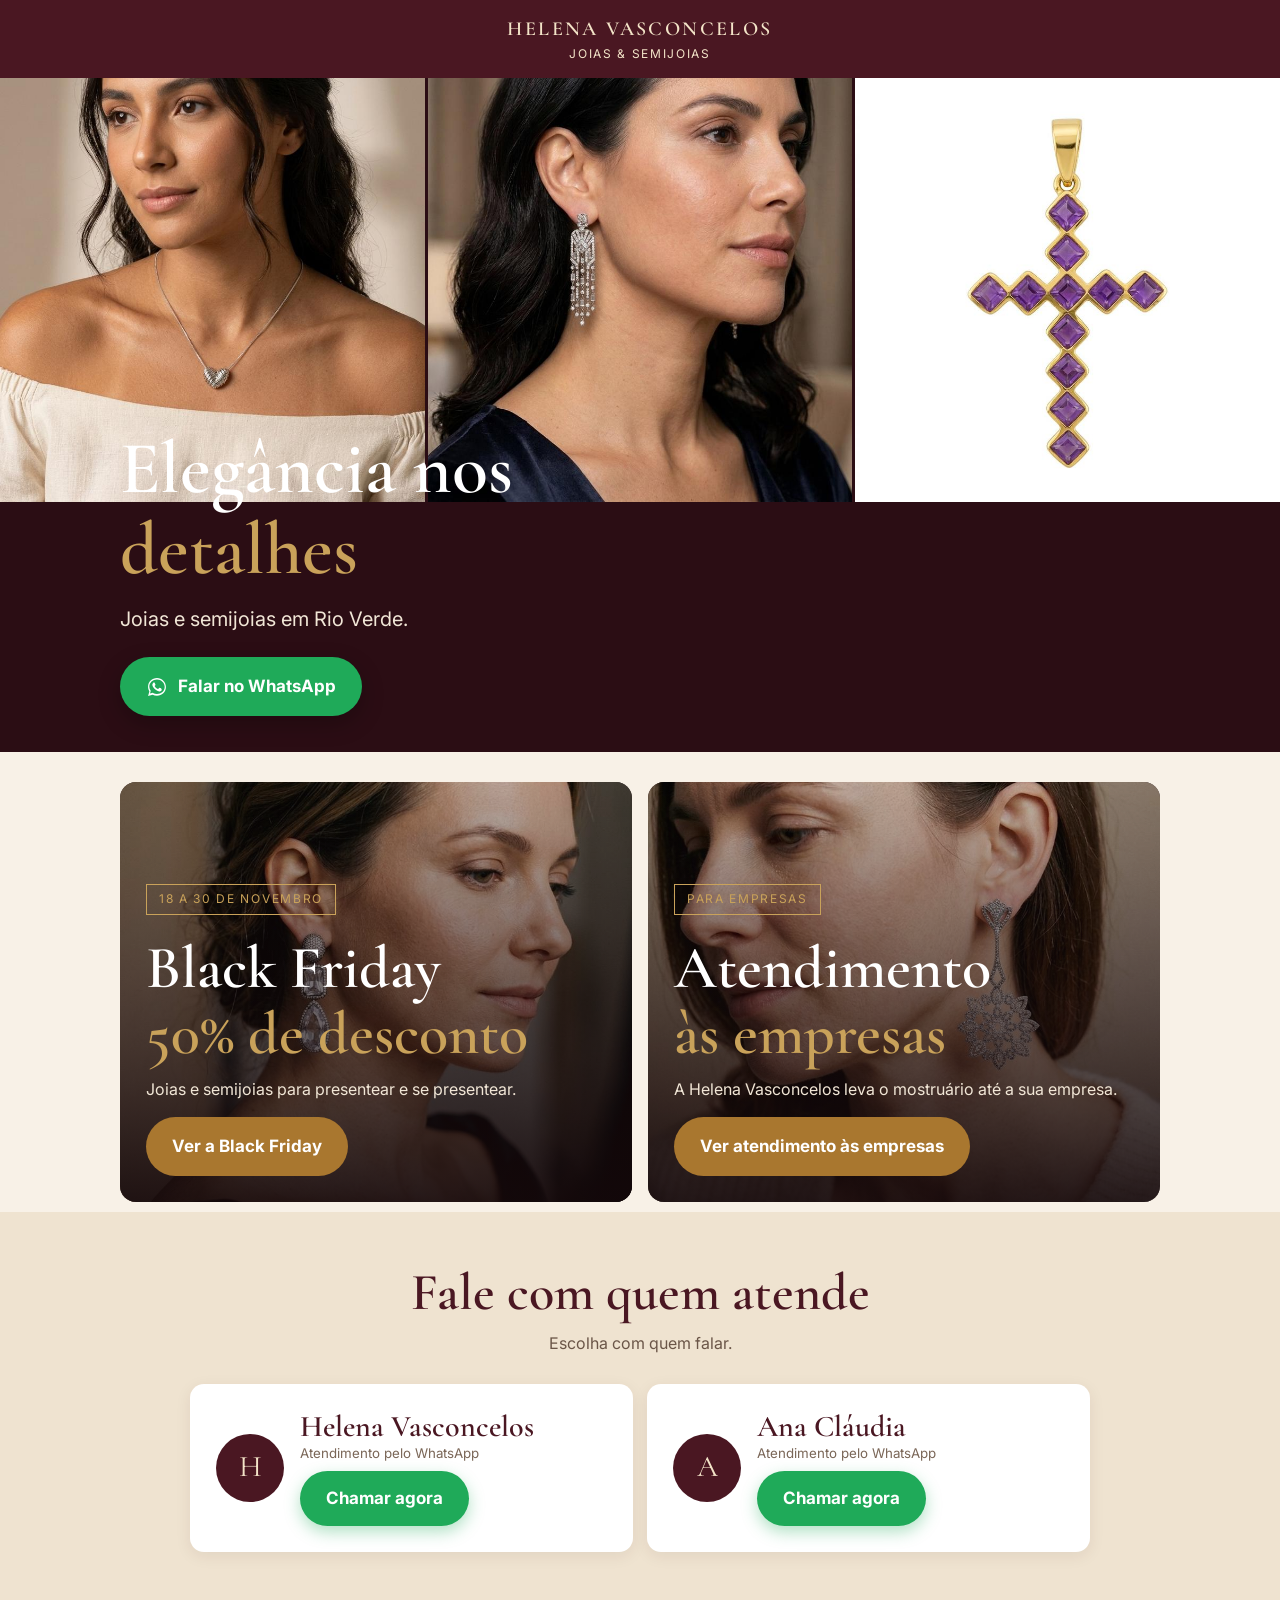
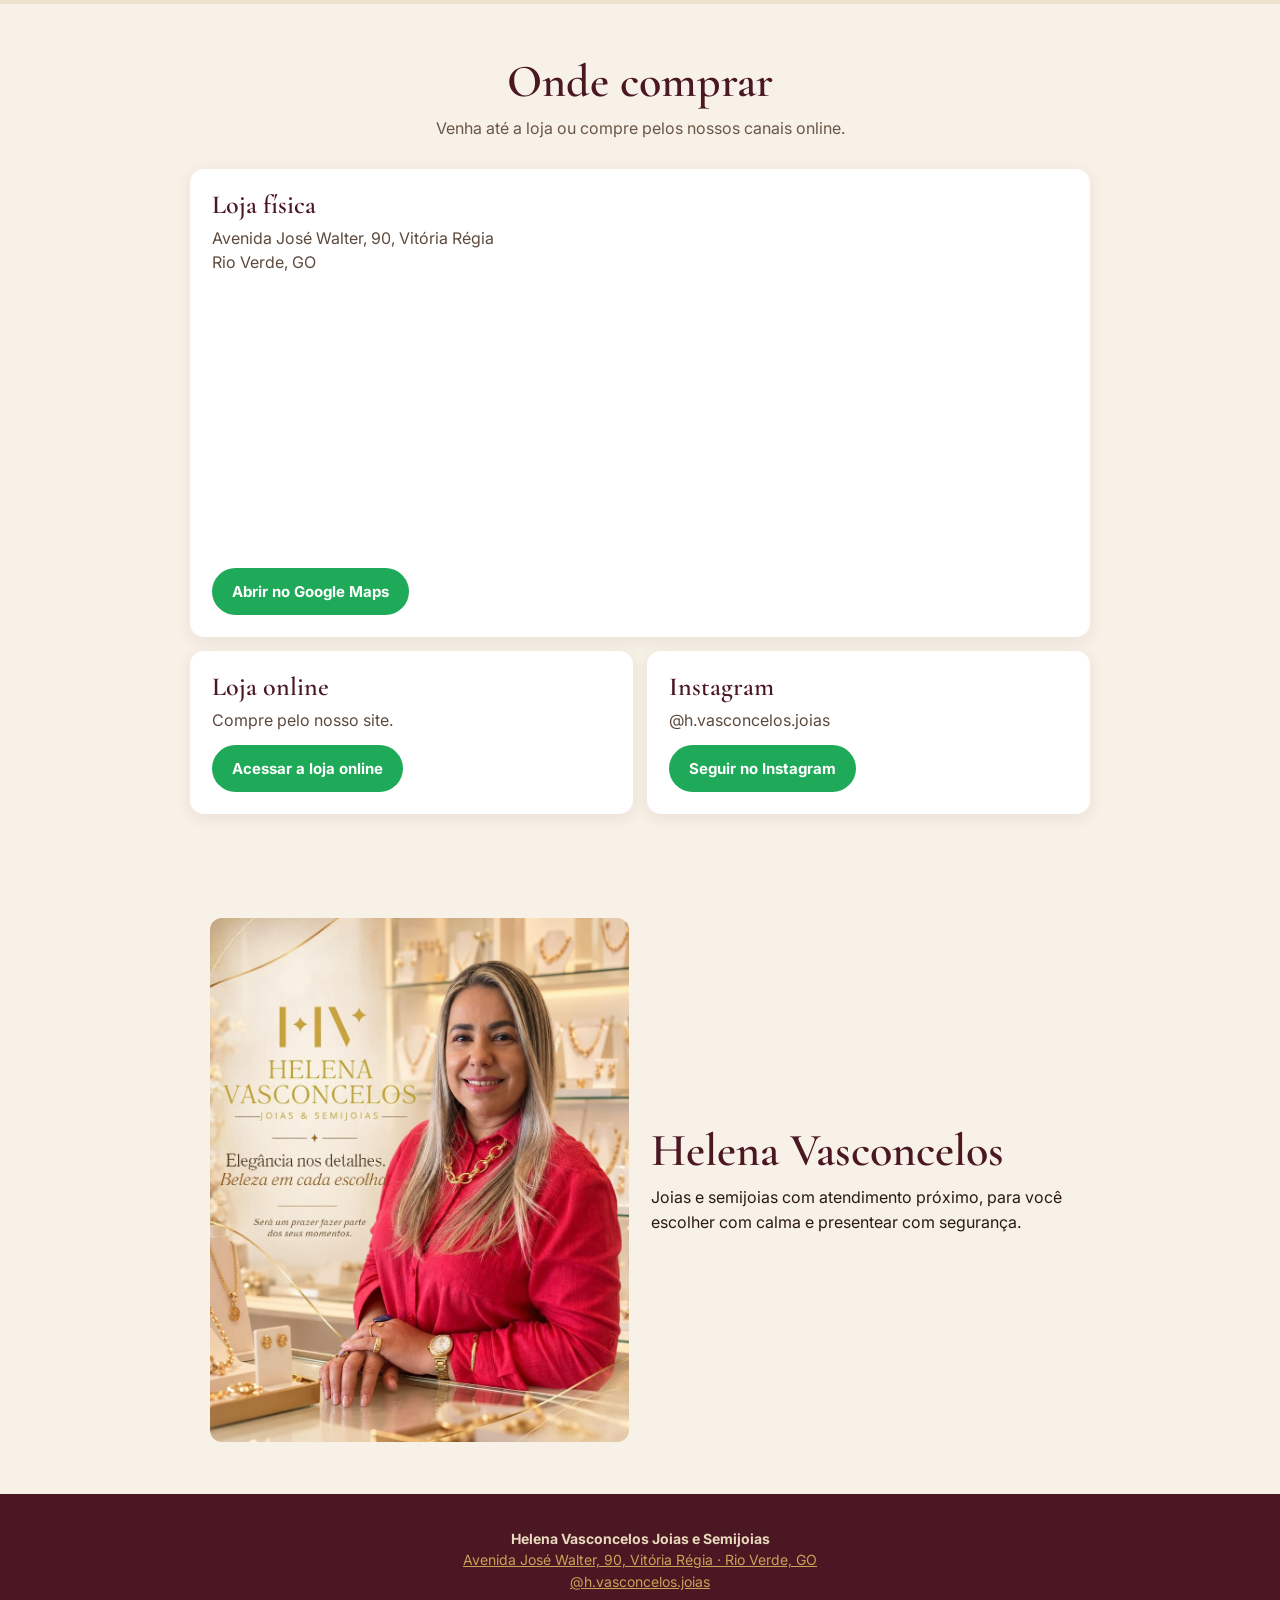
<file: index.html>
<!doctype html><html lang="pt-BR"><head><meta charset="utf-8"><meta name="viewport" content="width=device-width,initial-scale=1">
<title>Helena Vasconcelos Joias e Semijoias</title><meta name="description" content="Helena Vasconcelos Joias e Semijoias em Rio Verde-GO.">
<link rel="preconnect" href="https://fonts.googleapis.com"><link href="https://fonts.googleapis.com/css2?family=Cormorant+Garamond:wght@500;600;700&family=Inter:wght@400;600;700&display=swap" rel="stylesheet">
<link rel="stylesheet" href="style.css?v=6">
<!-- Pixel da Meta (opcional): cole aqui o código do pixel para medir os cliques no WhatsApp. -->
</head><body data-msg="Olá! Vim pelo site da Helena Vasconcelos.">
<div class="top"><b>Helena Vasconcelos</b><br>Joias &amp; Semijoias</div>
<header class="hero"><div class="strip"><img src="img/p20.jpg" alt="Semijoia Helena Vasconcelos" style="object-position:50% 76%"><img src="img/p07.jpg" alt="Semijoia Helena Vasconcelos" style="object-position:36% 46%"><img src="img/p32.jpg" alt="Semijoia Helena Vasconcelos" style="object-position:50% 50%"></div><div class="wrap"><h1>Elegância nos <em>detalhes</em></h1><p class="lead">Joias e semijoias em Rio Verde.</p><a class="btn" data-wa href="#contato"><svg viewBox="0 0 32 32"><path d="M16 3C8.8 3 3 8.7 3 15.8c0 2.5.7 4.8 1.9 6.8L3 29l6.6-1.8c1.9 1 4 1.6 6.4 1.6 7.2 0 13-5.7 13-12.8S23.200 3 16 3zm0 23.300c-2.100 0-4.100-.6-5.800-1.700l-.4-.2-3.900 1 1-3.800-.3-.4c-1.200-1.800-1.800-3.800-1.800-5.900C4.800 9.700 9.800 5 16 5s11.200 4.700 11.200 10.800S22.200 26.300 16 26.300zm6.200-8c-.3-.2-2-1-2.300-1.100-.3-.1-.5-.2-.8.200-.2.300-.9 1.100-1.100 1.300-.2.200-.4.300-.7.100-2-1-3.300-1.800-4.600-4-.3-.6.300-.5 1-1.700.1-.2.100-.4 0-.6l-1-2.400c-.3-.6-.5-.5-.8-.5h-.6c-.2 0-.6.100-.9.400-.3.300-1.200 1.200-1.200 2.900s1.200 3.400 1.400 3.600c.2.200 2.400 3.700 5.800 5.100 2.100.9 3 1 4 .8.600-.1 2-.8 2.300-1.600.3-.8.300-1.500.2-1.600-.1-.2-.3-.2-.6-.4z"/></svg> Falar no WhatsApp</a></div></header>
<section style="padding:30px 0 10px"><div class="wrap"><div class="big">
<a class="bn bf" href="black-friday.html"><img src="img/p12.jpg" alt=""><div><span class="tag">18 a 30 de novembro</span><h2>Black Friday<br><em>50% de desconto</em></h2><p>Joias e semijoias para presentear e se presentear.</p><span class="btn">Ver a Black Friday</span></div></a>
<a class="bn em" href="empresas.html"><img src="img/p03.jpg" alt=""><div><span class="tag">Para empresas</span><h2>Atendimento<br><em>às empresas</em></h2><p>A Helena Vasconcelos leva o mostruário até a sua empresa.</p><span class="btn">Ver atendimento às empresas</span></div></a>
</div></div></section>
<section class="alt" id="contato"><div class="wrap"><h2>Fale com quem atende</h2><p class="sub">Escolha com quem falar.</p><div class="cards" id="cards"></div></div></section><section id="onde"><div class="wrap"><h2>Onde comprar</h2><p class="sub">Venha até a loja ou compre pelos nossos canais online.</p><div class="onde" id="lojas"></div></div></section>
<section><div class="wrap"><div class="about"><img loading="lazy" alt="Helena Vasconcelos" src="img/p00.jpg"><div><h2>Helena Vasconcelos</h2><p>Joias e semijoias com atendimento próximo, para você escolher com calma e presentear com segurança.</p></div></div></div></section><footer><p><b>Helena Vasconcelos Joias e Semijoias</b></p><p><a href="https://www.google.com/maps/search/?api=1&query=Avenida+Jos%C3%A9+Walter+90+Vit%C3%B3ria+R%C3%A9gia+Rio+Verde+GO" target="_blank" rel="noopener">Avenida José Walter, 90, Vitória Régia · Rio Verde, GO</a></p><p><a href="https://www.instagram.com/h.vasconcelos.joias" target="_blank" rel="noopener">@h.vasconcelos.joias</a></p></footer>
<div class="sticky"><a class="btn" data-wa href="#contato"><svg viewBox="0 0 32 32"><path d="M16 3C8.8 3 3 8.7 3 15.8c0 2.5.7 4.8 1.9 6.8L3 29l6.6-1.8c1.9 1 4 1.6 6.4 1.6 7.2 0 13-5.7 13-12.8S23.200 3 16 3zm0 23.300c-2.100 0-4.100-.6-5.800-1.700l-.4-.2-3.900 1 1-3.800-.3-.4c-1.200-1.800-1.800-3.800-1.800-5.900C4.800 9.700 9.800 5 16 5s11.200 4.700 11.200 10.800S22.200 26.300 16 26.300zm6.200-8c-.3-.2-2-1-2.300-1.100-.3-.1-.5-.2-.8.200-.2.300-.9 1.100-1.100 1.300-.2.200-.4.300-.7.100-2-1-3.300-1.800-4.600-4-.3-.6.300-.5 1-1.700.1-.2.100-.4 0-.6l-1-2.400c-.3-.6-.5-.5-.8-.5h-.6c-.2 0-.6.100-.9.400-.3.300-1.200 1.200-1.200 2.900s1.200 3.400 1.400 3.600c.2.200 2.400 3.700 5.800 5.100 2.100.9 3 1 4 .8.600-.1 2-.8 2.300-1.600.3-.8.300-1.500.2-1.600-.1-.2-.3-.2-.6-.4z"/></svg> Falar no WhatsApp</a></div><script src="app.js?v=6"></script></body></html>
</file>
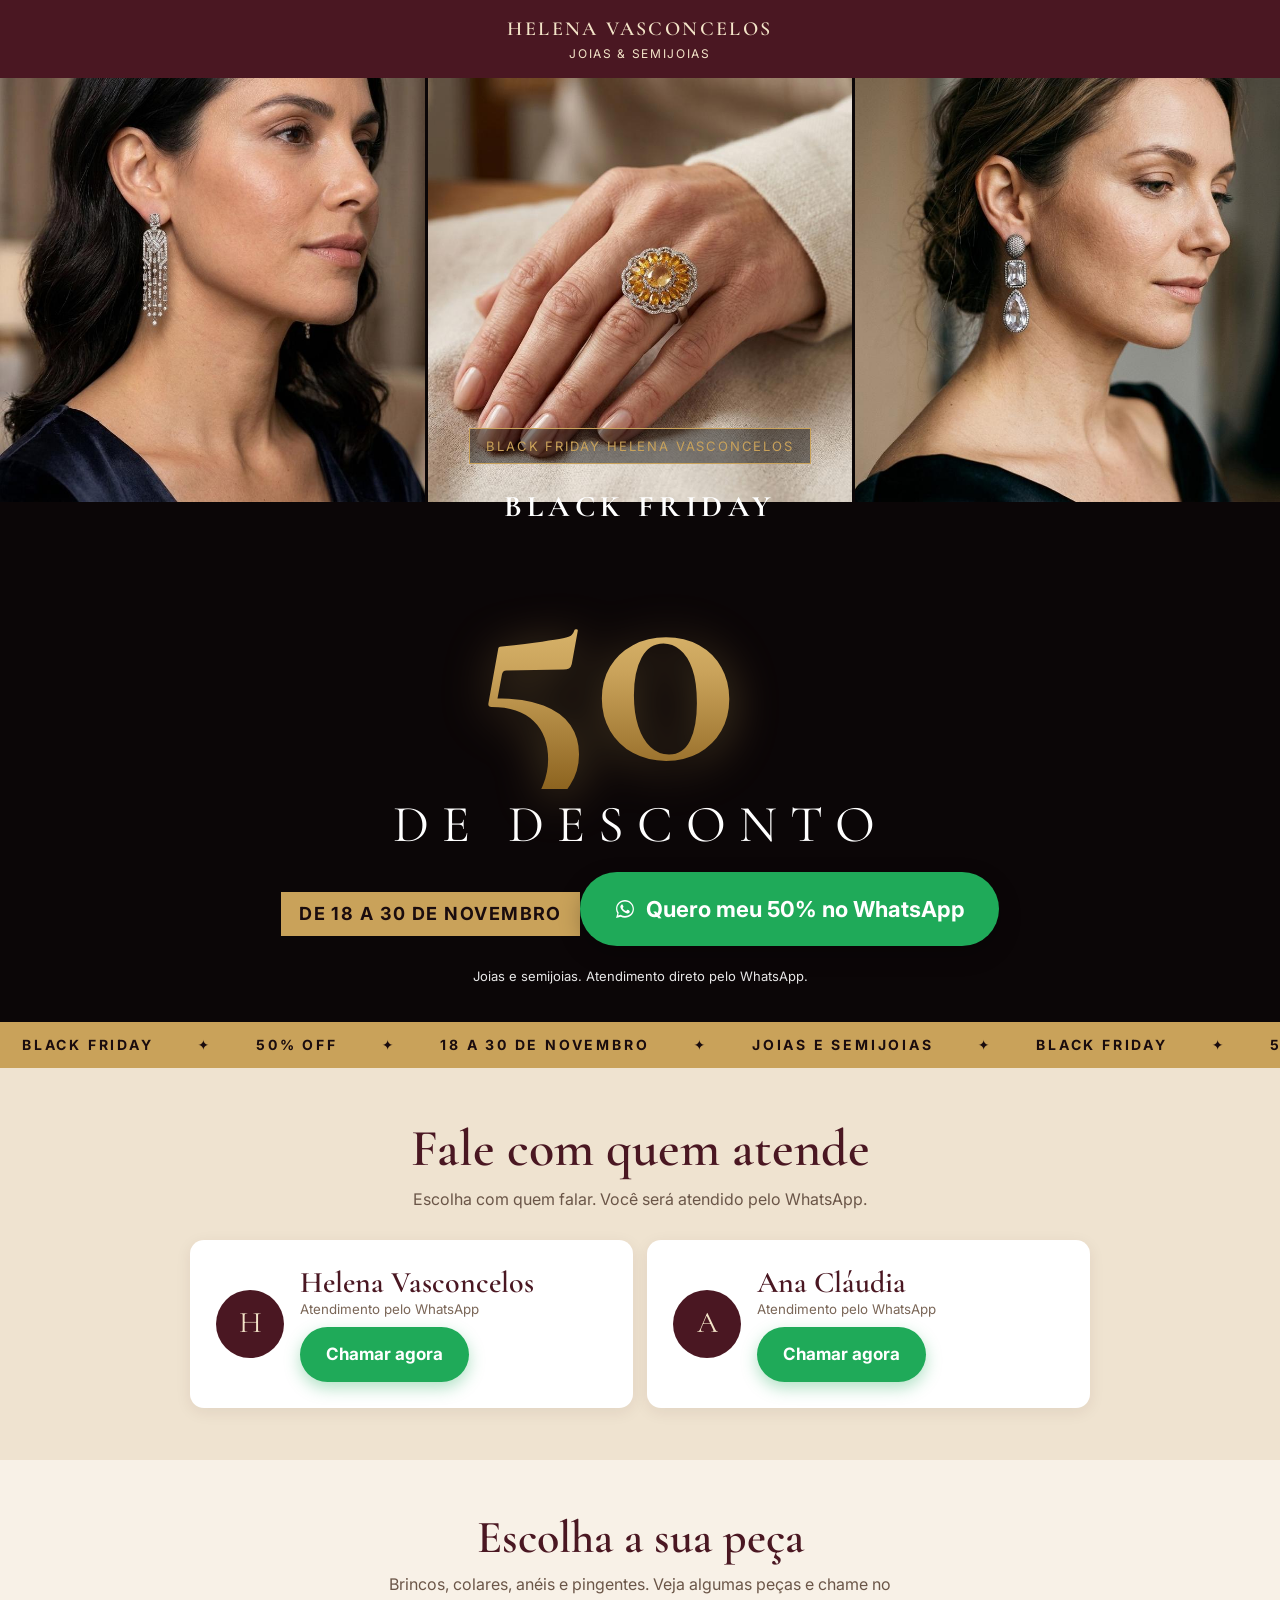
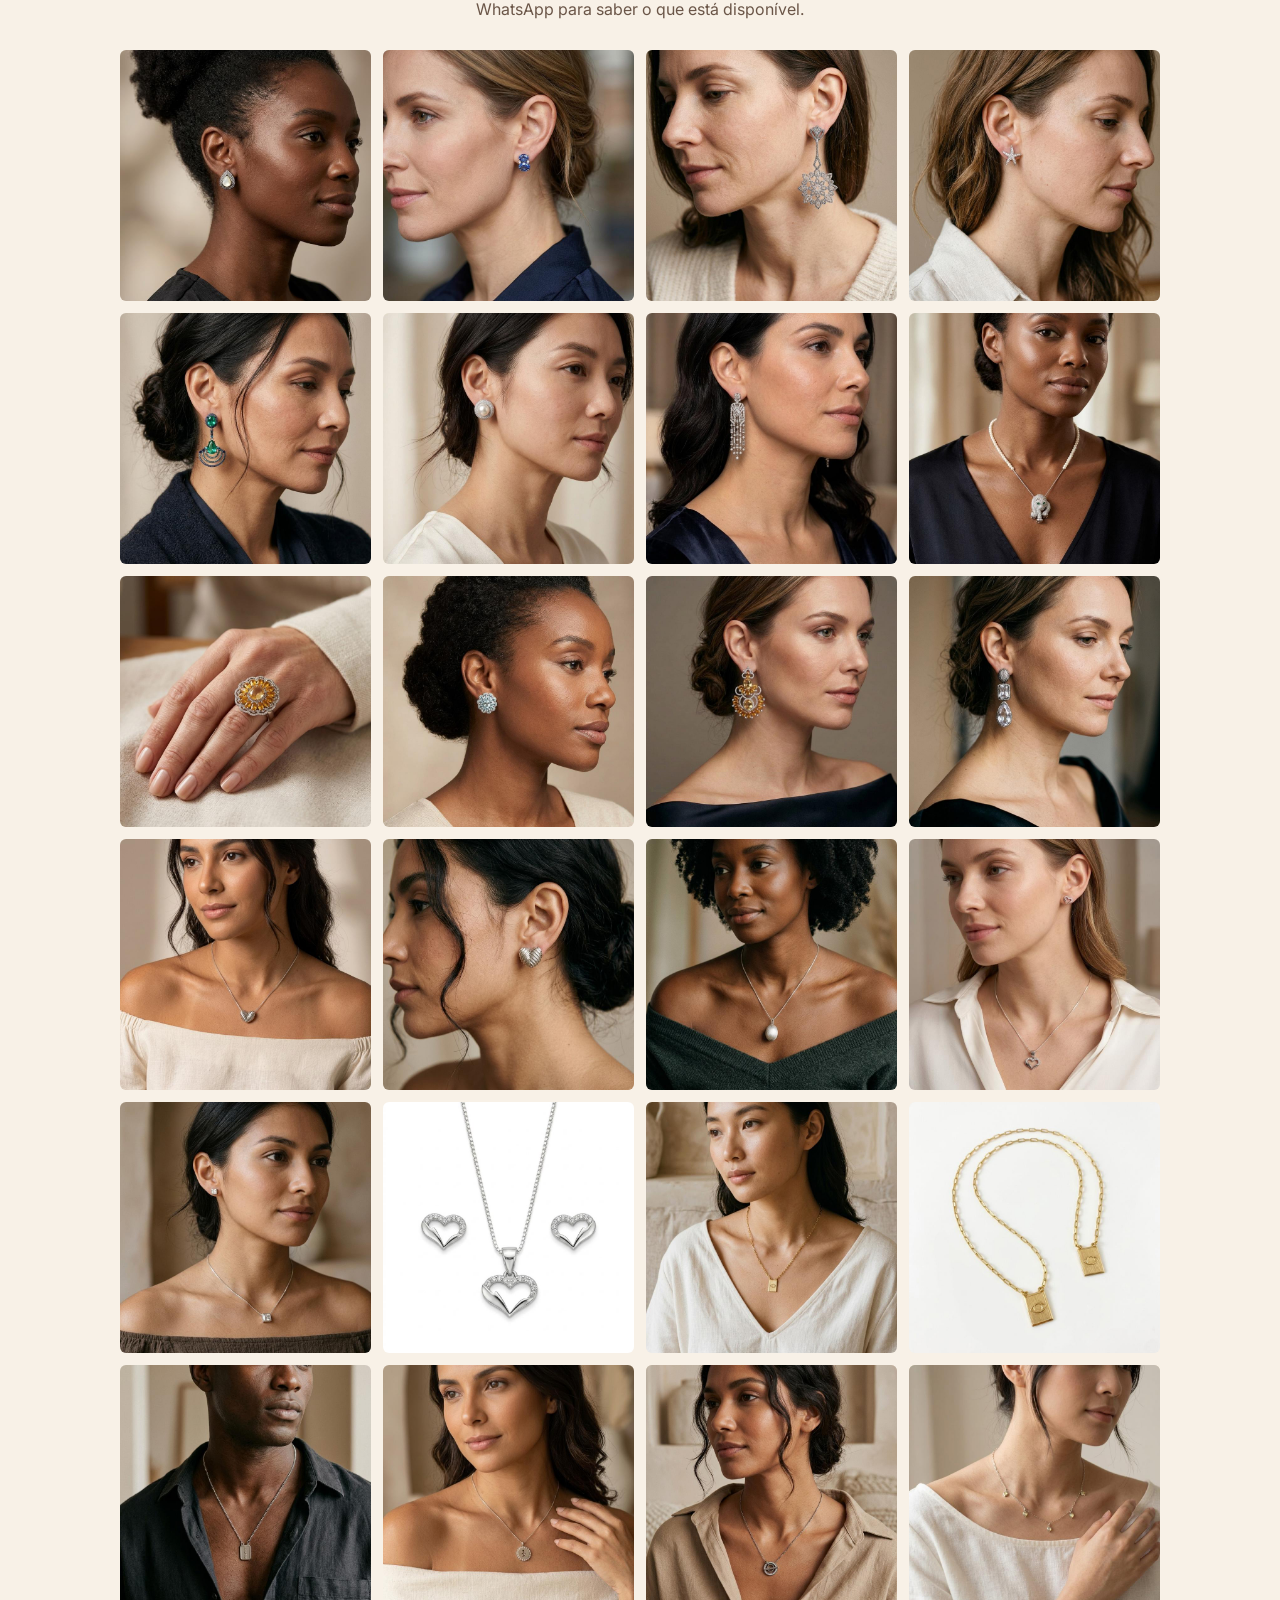
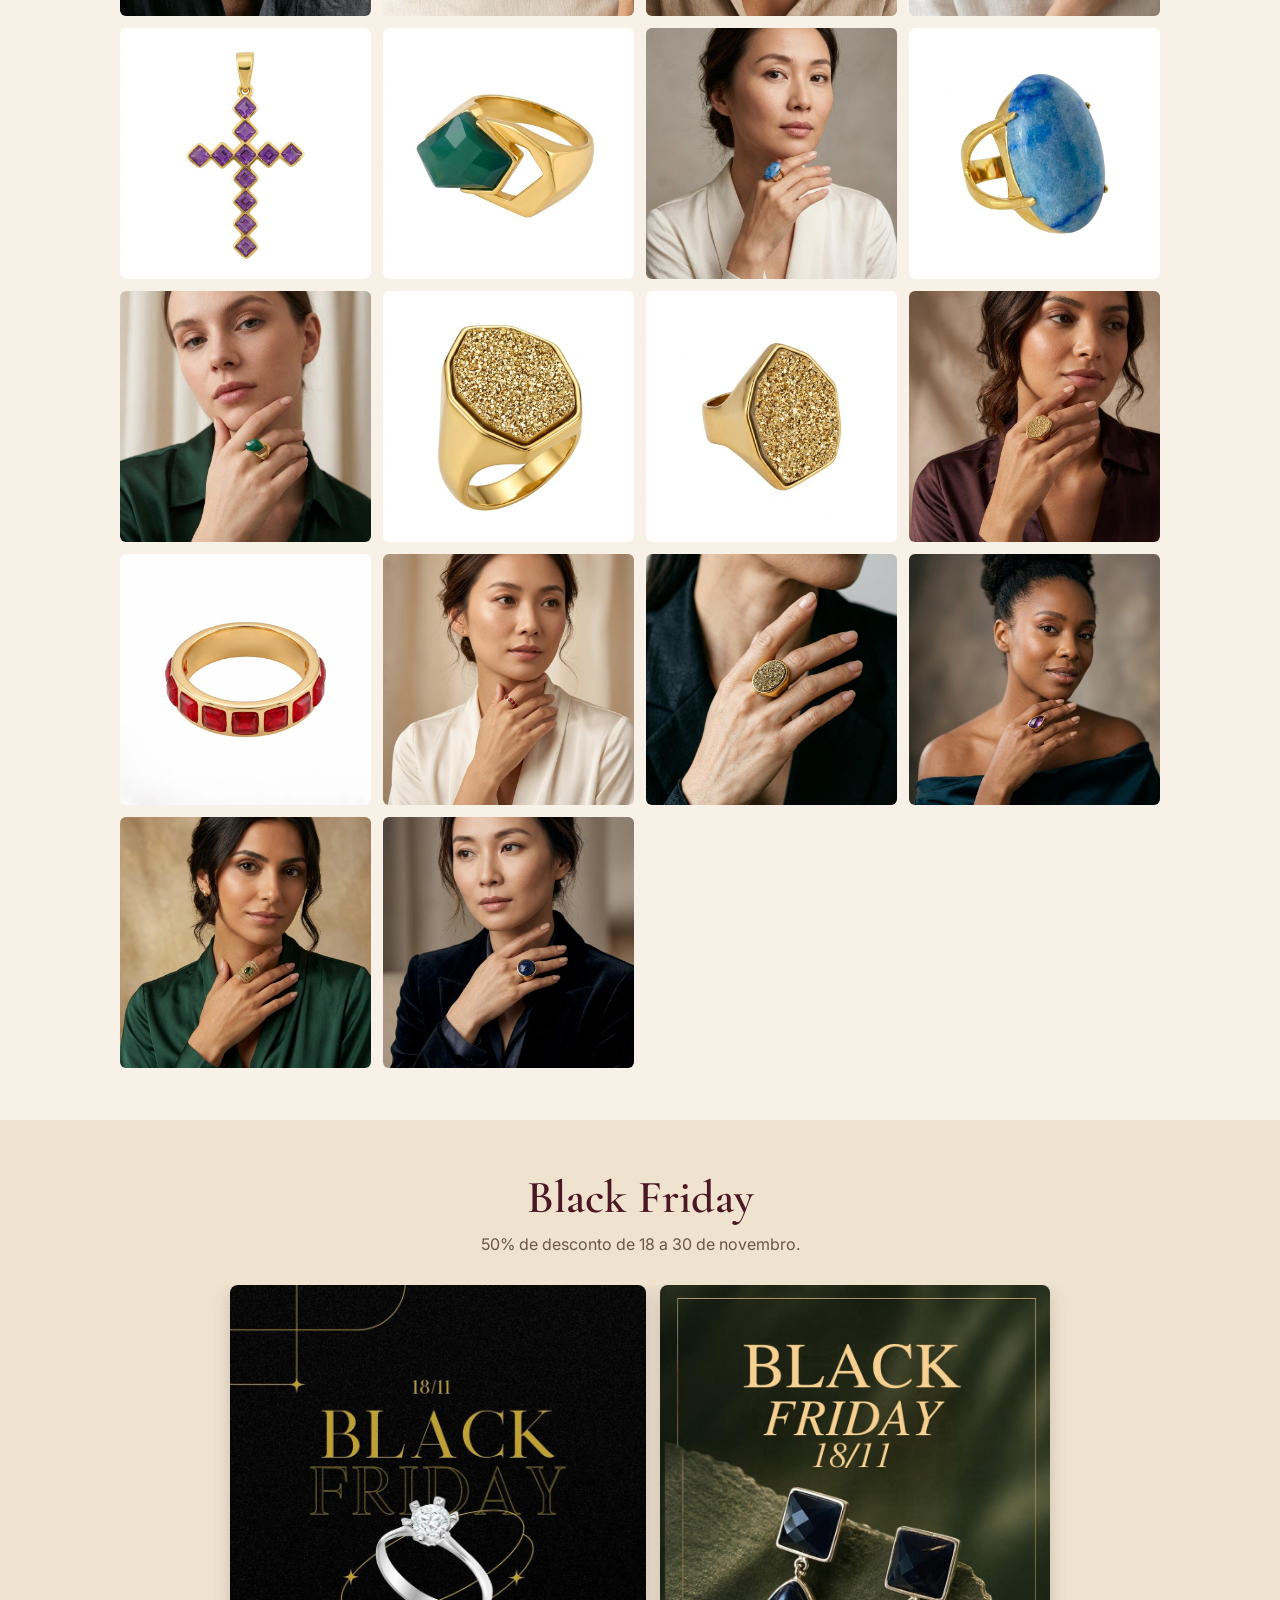
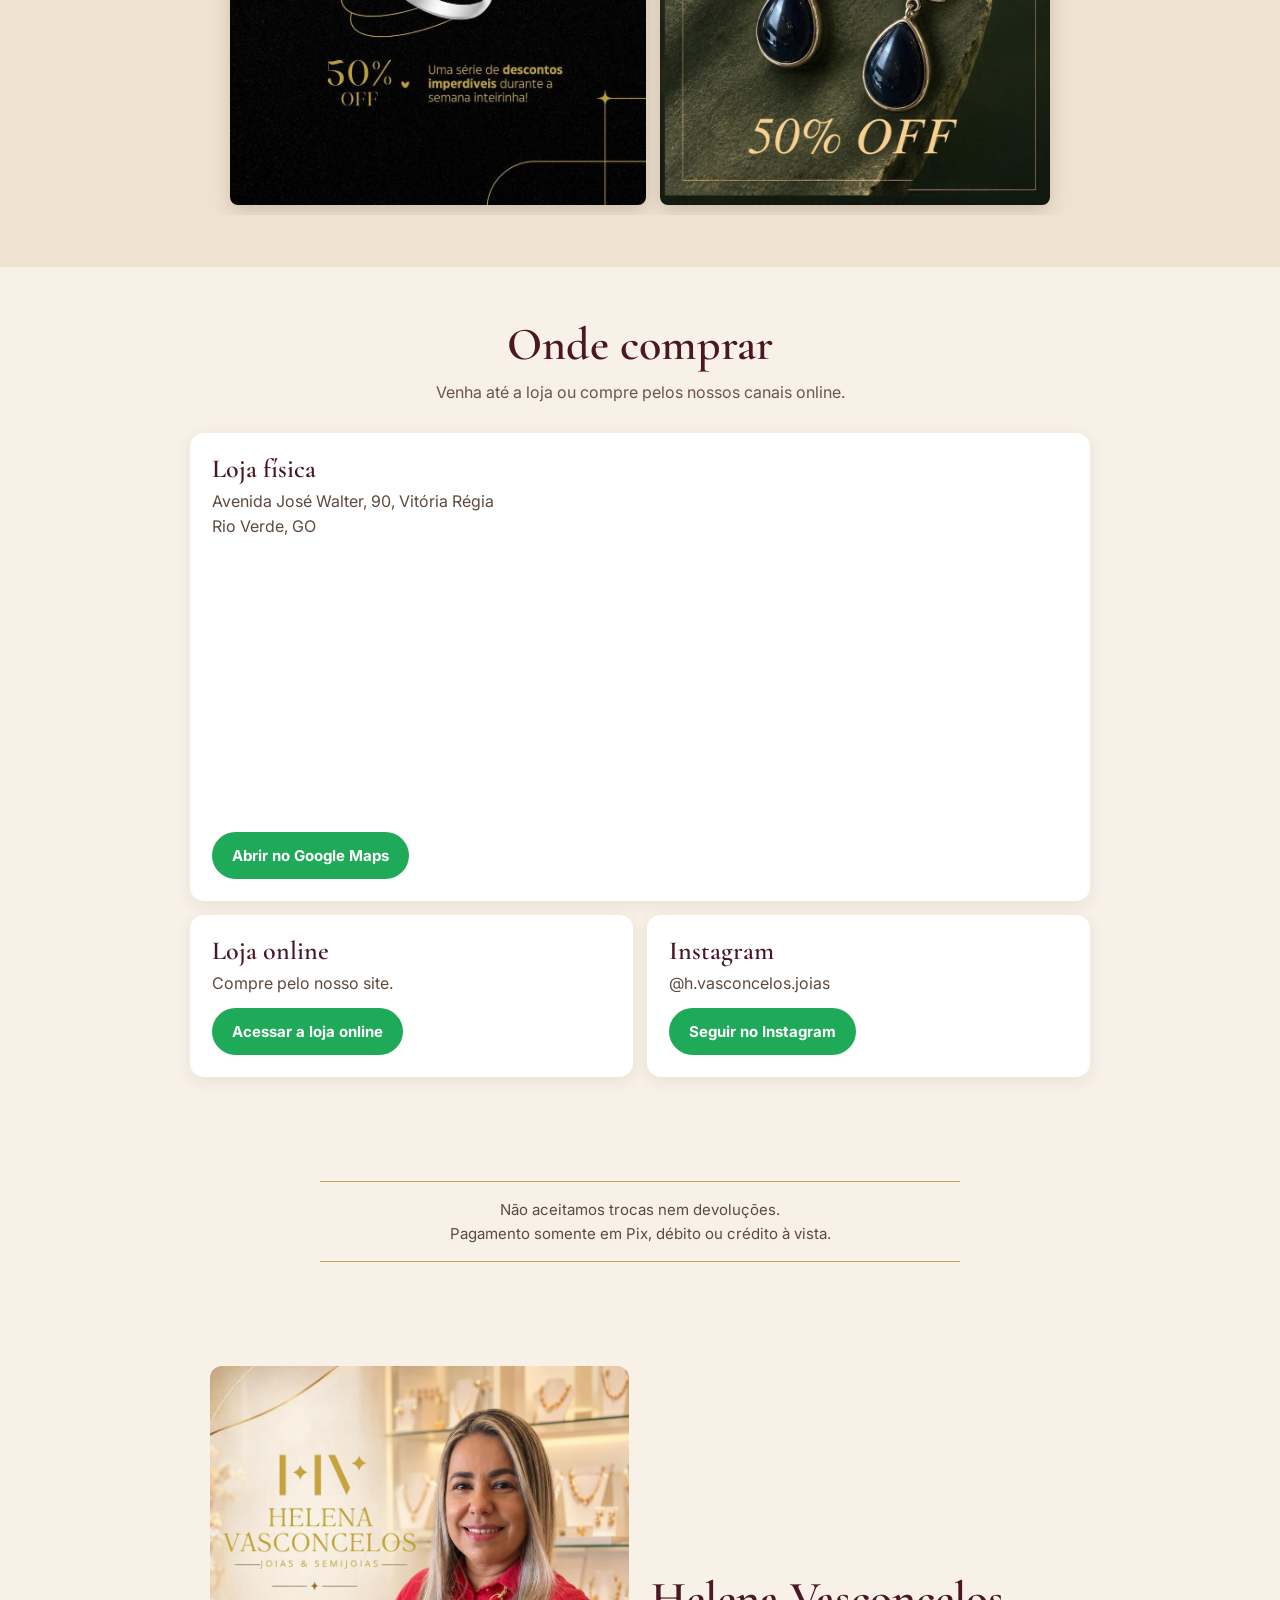
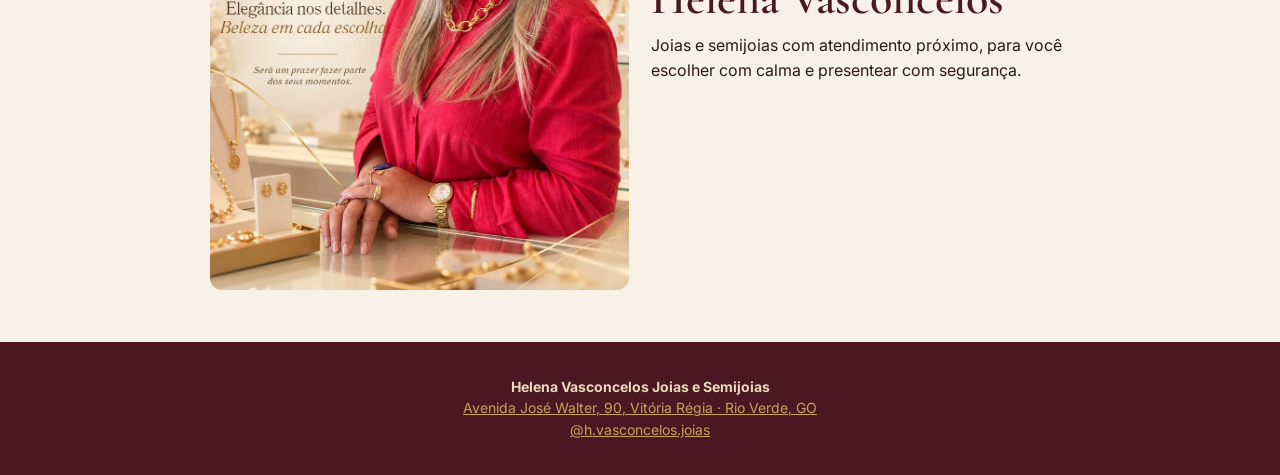
<file: black-friday.html>
<!doctype html><html lang="pt-BR"><head><meta charset="utf-8"><meta name="viewport" content="width=device-width,initial-scale=1">
<title>Black Friday Helena Vasconcelos — 50% de desconto</title><meta name="description" content="50% de desconto na Black Friday Helena Vasconcelos. Joias e semijoias para presentear e se presentear.">
<link rel="preconnect" href="https://fonts.googleapis.com"><link href="https://fonts.googleapis.com/css2?family=Cormorant+Garamond:wght@500;600;700&family=Inter:wght@400;600;700&display=swap" rel="stylesheet">
<link rel="stylesheet" href="style.css?v=6">
<!-- Pixel da Meta (opcional): cole aqui o código do pixel para medir os cliques no WhatsApp. -->
</head><body data-msg="Olá! Vim pelo anúncio da Black Friday da Helena Vasconcelos e quero ver as peças com 50% de desconto.">
<div class="top"><b>Helena Vasconcelos</b><br>Joias &amp; Semijoias</div>
<header class="hero bfhero"><div class="strip"><img src="img/p07.jpg" alt="Semijoia Helena Vasconcelos" style="object-position:36% 46%"><img src="img/p09.jpg" alt="Semijoia Helena Vasconcelos" style="object-position:48% 42%"><img src="img/p12.jpg" alt="Semijoia Helena Vasconcelos" style="object-position:24% 42%"></div><div class="wrap"><span class="tag">Black Friday Helena Vasconcelos</span><p class="bf-title">BLACK FRIDAY</p><div class="big50">50<small>%</small></div><div class="off">DE DESCONTO</div><div class="dates">De 18 a 30 de novembro</div><div id="cdwrap"><div class="count" id="cd"><div><b id="cd-d">--</b><span>dias</span></div><div><b id="cd-h">--</b><span>horas</span></div><div><b id="cd-m">--</b><span>min</span></div><div><b id="cd-s">--</b><span>seg</span></div></div><p class="cdlabel" id="cdlabel"></p></div><a class="btn xl" data-wa href="#contato"><svg viewBox="0 0 32 32"><path d="M16 3C8.8 3 3 8.7 3 15.8c0 2.5.7 4.8 1.9 6.8L3 29l6.6-1.8c1.9 1 4 1.6 6.4 1.6 7.2 0 13-5.7 13-12.8S23.200 3 16 3zm0 23.300c-2.100 0-4.100-.6-5.800-1.700l-.4-.2-3.900 1 1-3.800-.3-.4c-1.200-1.800-1.800-3.800-1.800-5.900C4.800 9.700 9.800 5 16 5s11.200 4.700 11.200 10.800S22.200 26.300 16 26.300zm6.200-8c-.3-.2-2-1-2.300-1.100-.3-.1-.5-.2-.8.200-.2.300-.9 1.100-1.100 1.300-.2.200-.4.300-.7.100-2-1-3.300-1.800-4.600-4-.3-.6.300-.5 1-1.700.1-.2.100-.4 0-.6l-1-2.400c-.3-.6-.5-.5-.8-.5h-.6c-.2 0-.6.100-.9.400-.3.300-1.200 1.200-1.200 2.900s1.200 3.400 1.400 3.600c.2.200 2.400 3.700 5.800 5.100 2.100.9 3 1 4 .8.600-.1 2-.8 2.300-1.600.3-.8.300-1.500.2-1.600-.1-.2-.3-.2-.6-.4z"/></svg> Quero meu 50% no WhatsApp</a><p class="note">Joias e semijoias. Atendimento direto pelo WhatsApp.</p></div></header>
<div class="ticker "><div><span style="margin:0 22px">BLACK FRIDAY</span><span style="margin:0 22px">✦</span><span style="margin:0 22px">50% OFF</span><span style="margin:0 22px">✦</span><span style="margin:0 22px">18 A 30 DE NOVEMBRO</span><span style="margin:0 22px">✦</span><span style="margin:0 22px">JOIAS E SEMIJOIAS</span><span style="margin:0 22px">✦</span><span style="margin:0 22px">BLACK FRIDAY</span><span style="margin:0 22px">✦</span><span style="margin:0 22px">50% OFF</span><span style="margin:0 22px">✦</span><span style="margin:0 22px">18 A 30 DE NOVEMBRO</span><span style="margin:0 22px">✦</span><span style="margin:0 22px">JOIAS E SEMIJOIAS</span><span style="margin:0 22px">✦</span><span style="margin:0 22px">BLACK FRIDAY</span><span style="margin:0 22px">✦</span><span style="margin:0 22px">50% OFF</span><span style="margin:0 22px">✦</span><span style="margin:0 22px">18 A 30 DE NOVEMBRO</span><span style="margin:0 22px">✦</span><span style="margin:0 22px">JOIAS E SEMIJOIAS</span><span style="margin:0 22px">✦</span><span style="margin:0 22px">BLACK FRIDAY</span><span style="margin:0 22px">✦</span><span style="margin:0 22px">50% OFF</span><span style="margin:0 22px">✦</span><span style="margin:0 22px">18 A 30 DE NOVEMBRO</span><span style="margin:0 22px">✦</span><span style="margin:0 22px">JOIAS E SEMIJOIAS</span><span style="margin:0 22px">✦</span><span style="margin:0 22px">BLACK FRIDAY</span><span style="margin:0 22px">✦</span><span style="margin:0 22px">50% OFF</span><span style="margin:0 22px">✦</span><span style="margin:0 22px">18 A 30 DE NOVEMBRO</span><span style="margin:0 22px">✦</span><span style="margin:0 22px">JOIAS E SEMIJOIAS</span><span style="margin:0 22px">✦</span><span style="margin:0 22px">BLACK FRIDAY</span><span style="margin:0 22px">✦</span><span style="margin:0 22px">50% OFF</span><span style="margin:0 22px">✦</span><span style="margin:0 22px">18 A 30 DE NOVEMBRO</span><span style="margin:0 22px">✦</span><span style="margin:0 22px">JOIAS E SEMIJOIAS</span><span style="margin:0 22px">✦</span></div></div>
<section class="alt" id="contato"><div class="wrap"><h2>Fale com quem atende</h2><p class="sub">Escolha com quem falar. Você será atendido pelo WhatsApp.</p><div class="cards" id="cards"></div></div></section>
<section><div class="wrap"><h2>Escolha a sua peça</h2><p class="sub">Brincos, colares, anéis e pingentes. Veja algumas peças e chame no WhatsApp para saber o que está disponível.</p><div class="grid"><img loading="lazy" alt="Joia Helena Vasconcelos" src="img/p01.jpg"><img loading="lazy" alt="Joia Helena Vasconcelos" src="img/p02.jpg"><img loading="lazy" alt="Joia Helena Vasconcelos" src="img/p03.jpg"><img loading="lazy" alt="Joia Helena Vasconcelos" src="img/p04.jpg"><img loading="lazy" alt="Joia Helena Vasconcelos" src="img/p05.jpg"><img loading="lazy" alt="Joia Helena Vasconcelos" src="img/p06.jpg"><img loading="lazy" alt="Joia Helena Vasconcelos" src="img/p07.jpg"><img loading="lazy" alt="Joia Helena Vasconcelos" src="img/p08.jpg"><img loading="lazy" alt="Joia Helena Vasconcelos" src="img/p09.jpg"><img loading="lazy" alt="Joia Helena Vasconcelos" src="img/p10.jpg"><img loading="lazy" alt="Joia Helena Vasconcelos" src="img/p11.jpg"><img loading="lazy" alt="Joia Helena Vasconcelos" src="img/p12.jpg"><img loading="lazy" alt="Joia Helena Vasconcelos" src="img/p20.jpg"><img loading="lazy" alt="Joia Helena Vasconcelos" src="img/p21.jpg"><img loading="lazy" alt="Joia Helena Vasconcelos" src="img/p22.jpg"><img loading="lazy" alt="Joia Helena Vasconcelos" src="img/p23.jpg"><img loading="lazy" alt="Joia Helena Vasconcelos" src="img/p24.jpg"><img loading="lazy" alt="Joia Helena Vasconcelos" src="img/p25.jpg"><img loading="lazy" alt="Joia Helena Vasconcelos" src="img/p26.jpg"><img loading="lazy" alt="Joia Helena Vasconcelos" src="img/p27.jpg"><img loading="lazy" alt="Joia Helena Vasconcelos" src="img/p28.jpg"><img loading="lazy" alt="Joia Helena Vasconcelos" src="img/p29.jpg"><img loading="lazy" alt="Joia Helena Vasconcelos" src="img/p30.jpg"><img loading="lazy" alt="Joia Helena Vasconcelos" src="img/p31.jpg"><img loading="lazy" alt="Joia Helena Vasconcelos" src="img/p32.jpg"><img loading="lazy" alt="Joia Helena Vasconcelos" src="img/p33.jpg"><img loading="lazy" alt="Joia Helena Vasconcelos" src="img/p34.jpg"><img loading="lazy" alt="Joia Helena Vasconcelos" src="img/p35.jpg"><img loading="lazy" alt="Joia Helena Vasconcelos" src="img/p36.jpg"><img loading="lazy" alt="Joia Helena Vasconcelos" src="img/p37.jpg"><img loading="lazy" alt="Joia Helena Vasconcelos" src="img/p38.jpg"><img loading="lazy" alt="Joia Helena Vasconcelos" src="img/p39.jpg"><img loading="lazy" alt="Joia Helena Vasconcelos" src="img/p40.jpg"><img loading="lazy" alt="Joia Helena Vasconcelos" src="img/p41.jpg"><img loading="lazy" alt="Joia Helena Vasconcelos" src="img/p42.jpg"><img loading="lazy" alt="Joia Helena Vasconcelos" src="img/p43.jpg"><img loading="lazy" alt="Joia Helena Vasconcelos" src="img/p44.jpg"><img loading="lazy" alt="Joia Helena Vasconcelos" src="img/p45.jpg"></div></div></section>
<section class="alt"><div class="wrap"><h2>Black Friday</h2><p class="sub">50% de desconto de 18 a 30 de novembro.</p><div class="arts"><img loading="lazy" alt="Helena Vasconcelos" src="img/p47.jpg"><img loading="lazy" alt="Helena Vasconcelos" src="img/p15.jpg"></div></div></section>
<section id="onde"><div class="wrap"><h2>Onde comprar</h2><p class="sub">Venha até a loja ou compre pelos nossos canais online.</p><div class="onde" id="lojas"></div></div></section>
<section><div class="wrap"><p class="cond">Não aceitamos trocas nem devoluções.<br>Pagamento somente em Pix, débito ou crédito à vista.</p></div></section><section><div class="wrap"><div class="about"><img loading="lazy" alt="Helena Vasconcelos" src="img/p00.jpg"><div><h2>Helena Vasconcelos</h2><p>Joias e semijoias com atendimento próximo, para você escolher com calma e presentear com segurança.</p></div></div></div></section><footer><p><b>Helena Vasconcelos Joias e Semijoias</b></p><p><a href="https://www.google.com/maps/search/?api=1&query=Avenida+Jos%C3%A9+Walter+90+Vit%C3%B3ria+R%C3%A9gia+Rio+Verde+GO" target="_blank" rel="noopener">Avenida José Walter, 90, Vitória Régia · Rio Verde, GO</a></p><p><a href="https://www.instagram.com/h.vasconcelos.joias" target="_blank" rel="noopener">@h.vasconcelos.joias</a></p></footer>
<div class="sticky"><a class="btn" data-wa href="#contato"><svg viewBox="0 0 32 32"><path d="M16 3C8.8 3 3 8.7 3 15.8c0 2.5.7 4.8 1.9 6.8L3 29l6.6-1.8c1.9 1 4 1.6 6.4 1.6 7.2 0 13-5.7 13-12.8S23.200 3 16 3zm0 23.300c-2.100 0-4.100-.6-5.800-1.700l-.4-.2-3.900 1 1-3.800-.3-.4c-1.200-1.800-1.800-3.800-1.800-5.900C4.800 9.700 9.800 5 16 5s11.200 4.700 11.200 10.800S22.200 26.300 16 26.300zm6.200-8c-.3-.2-2-1-2.300-1.100-.3-.1-.5-.2-.8.200-.2.300-.9 1.100-1.100 1.300-.2.200-.4.300-.7.100-2-1-3.300-1.800-4.600-4-.3-.6.300-.5 1-1.700.1-.2.100-.4 0-.6l-1-2.400c-.3-.6-.5-.5-.8-.5h-.6c-.2 0-.6.100-.9.400-.3.300-1.200 1.200-1.200 2.900s1.200 3.400 1.400 3.600c.2.200 2.400 3.700 5.800 5.100 2.100.9 3 1 4 .8.600-.1 2-.8 2.300-1.600.3-.8.300-1.500.2-1.600-.1-.2-.3-.2-.6-.4z"/></svg> Quero 50% de desconto</a></div><script src="app.js?v=6"></script></body></html>
</file>
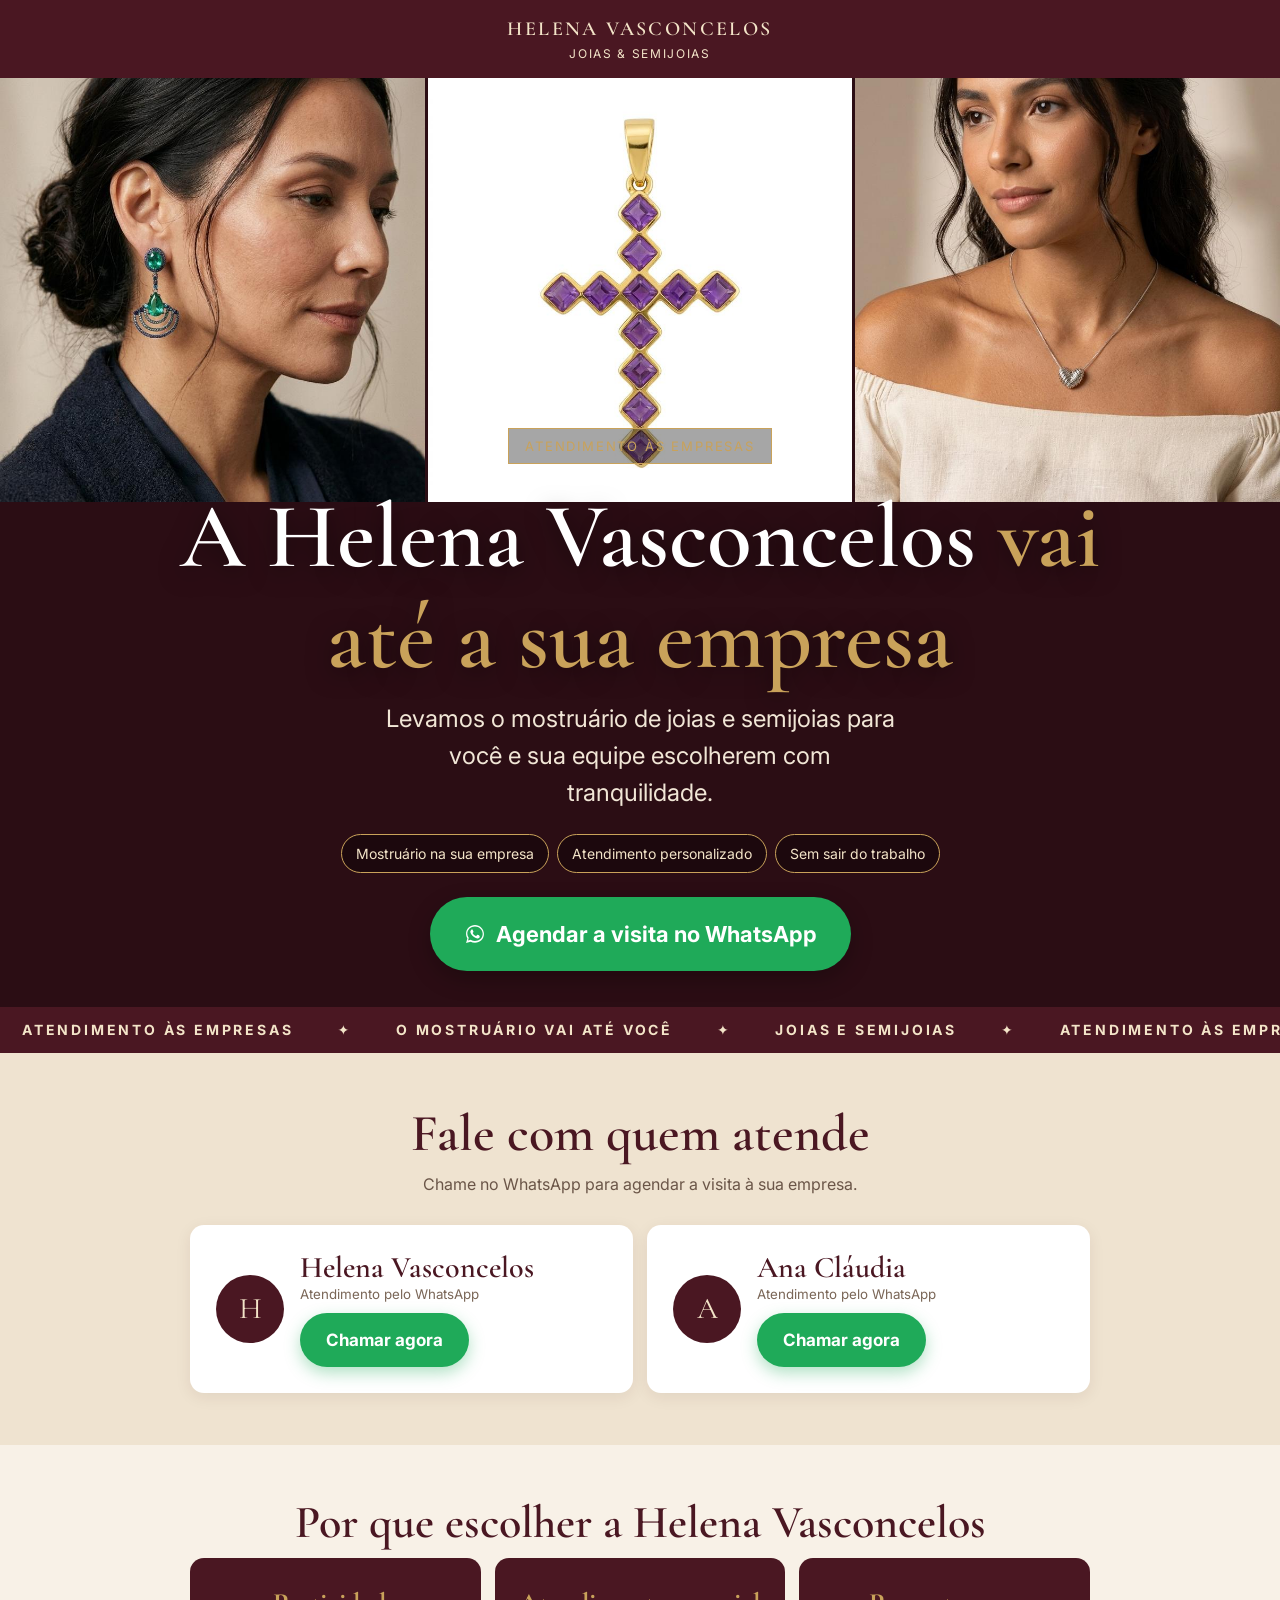
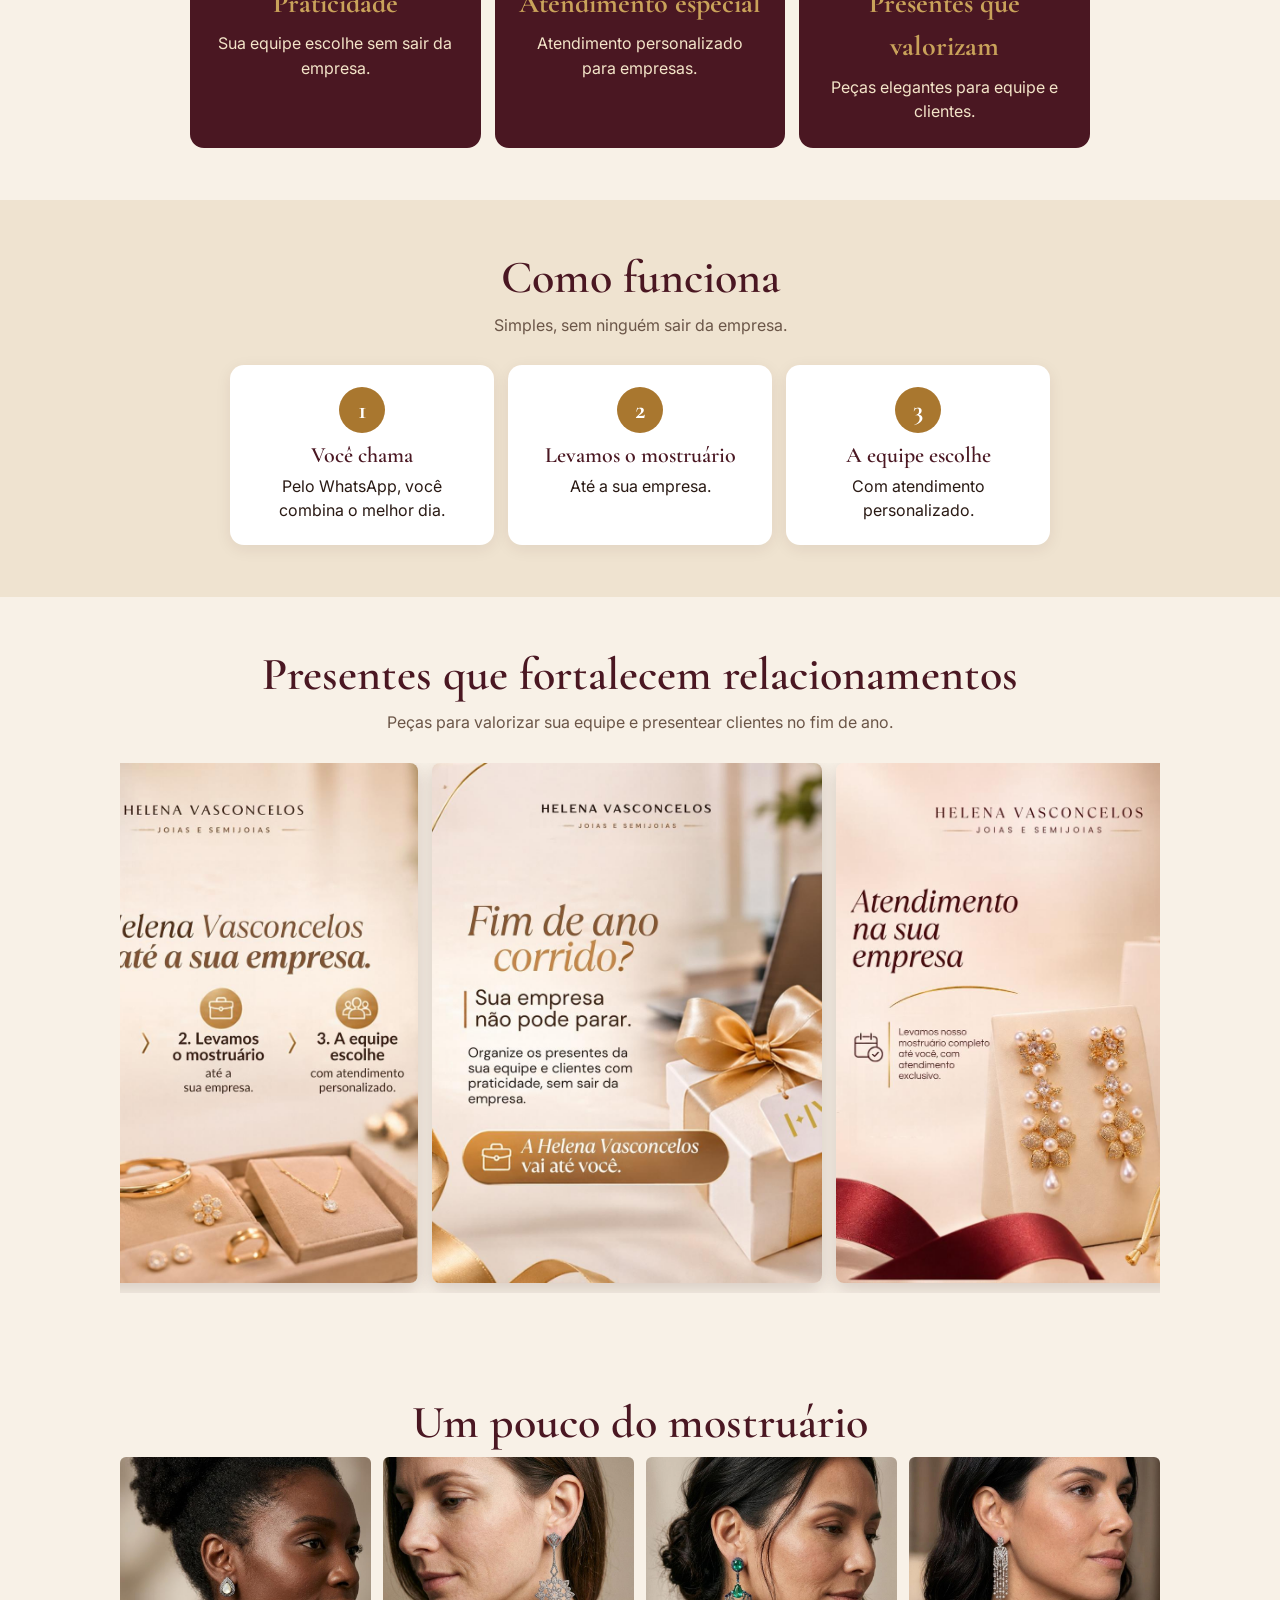
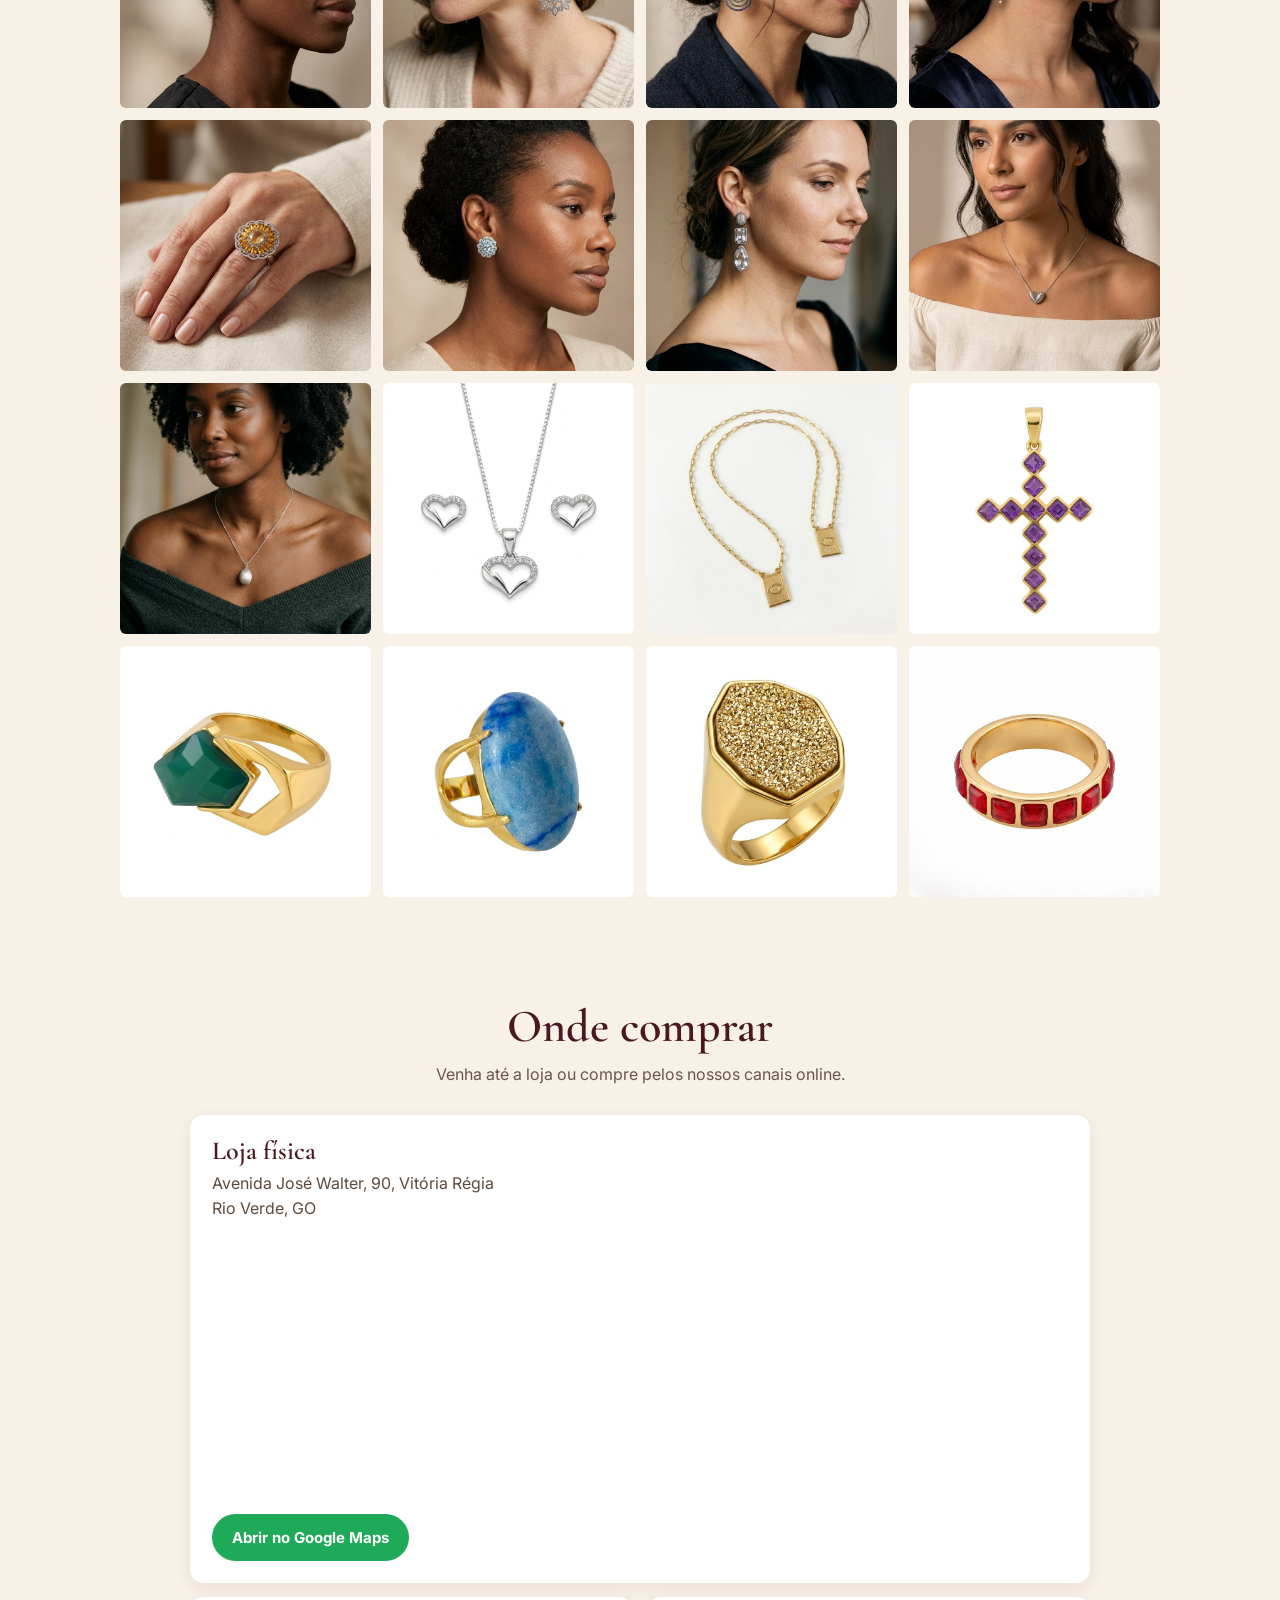
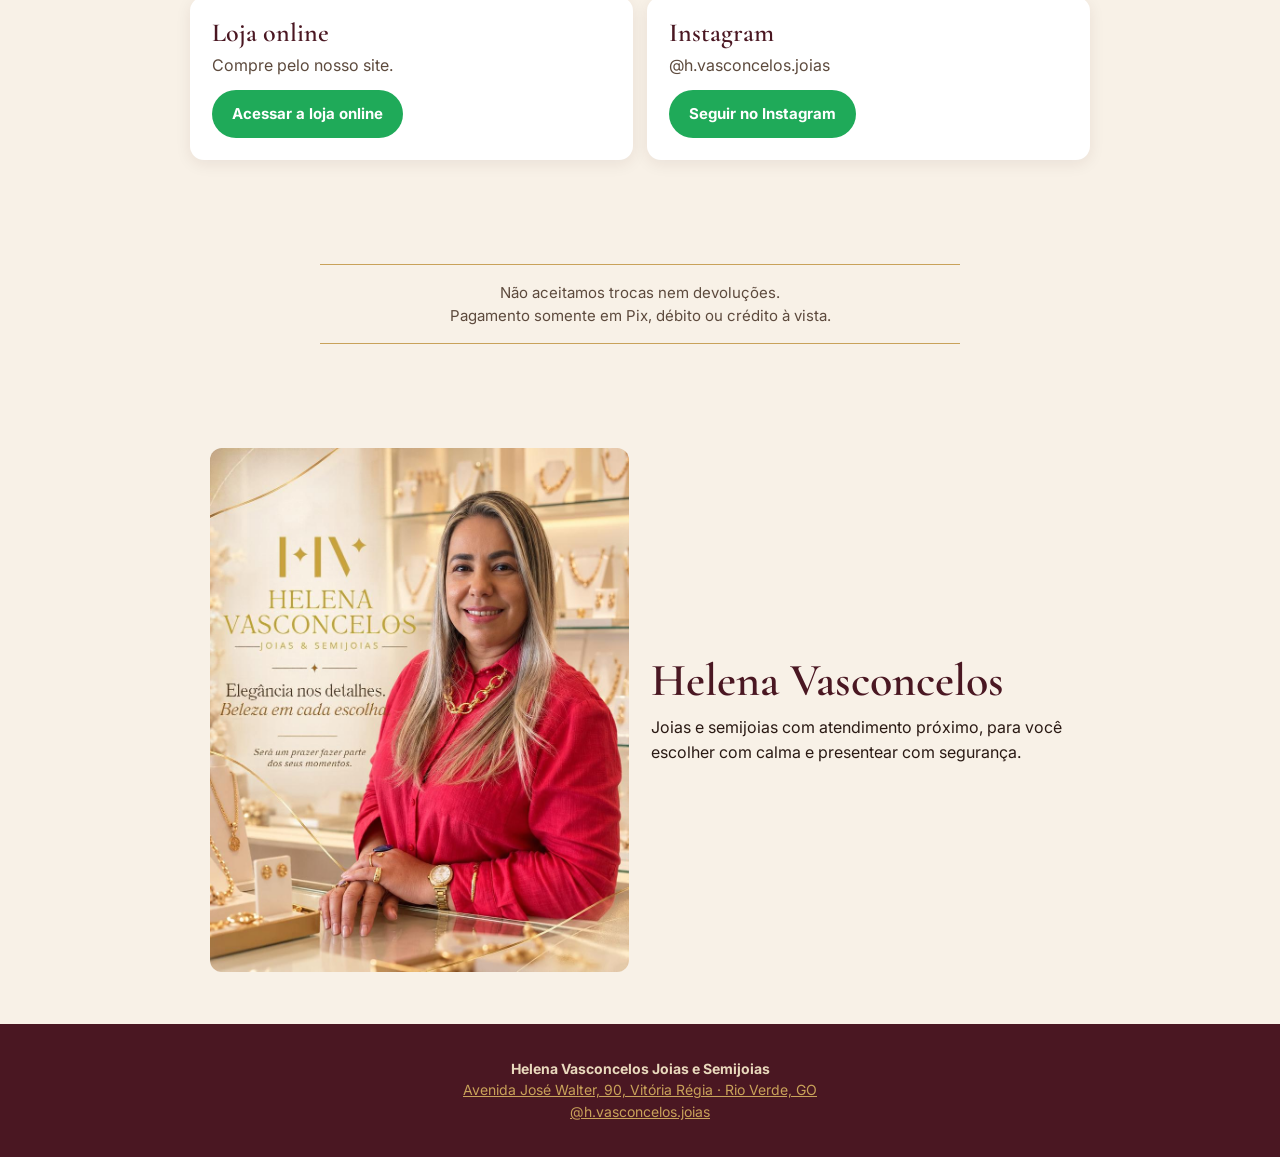
<file: empresas.html>
<!doctype html><html lang="pt-BR"><head><meta charset="utf-8"><meta name="viewport" content="width=device-width,initial-scale=1">
<title>Helena Vasconcelos leva o mostruário até a sua empresa</title><meta name="description" content="A Helena Vasconcelos leva o mostruário de joias e semijoias até a sua empresa, para você e sua equipe escolherem com tranquilidade.">
<link rel="preconnect" href="https://fonts.googleapis.com"><link href="https://fonts.googleapis.com/css2?family=Cormorant+Garamond:wght@500;600;700&family=Inter:wght@400;600;700&display=swap" rel="stylesheet">
<link rel="stylesheet" href="style.css?v=6">
<!-- Pixel da Meta (opcional): cole aqui o código do pixel para medir os cliques no WhatsApp. -->
</head><body data-msg="Olá! Vim pelo anúncio e quero agendar o mostruário da Helena Vasconcelos na minha empresa.">
<div class="top"><b>Helena Vasconcelos</b><br>Joias &amp; Semijoias</div>
<header class="hero emhero"><div class="strip"><img src="img/p05.jpg" alt="Semijoia Helena Vasconcelos" style="object-position:33% 55%"><img src="img/p32.jpg" alt="Semijoia Helena Vasconcelos" style="object-position:50% 50%"><img src="img/p20.jpg" alt="Semijoia Helena Vasconcelos" style="object-position:50% 76%"></div><div class="wrap"><span class="tag">Atendimento às empresas</span><h1>A Helena Vasconcelos <em>vai até a sua empresa</em></h1><p class="lead">Levamos o mostruário de joias e semijoias para você e sua equipe escolherem com tranquilidade.</p><div class="chips"><span>Mostruário na sua empresa</span><span>Atendimento personalizado</span><span>Sem sair do trabalho</span></div><a class="btn xl" data-wa href="#contato"><svg viewBox="0 0 32 32"><path d="M16 3C8.8 3 3 8.7 3 15.8c0 2.5.7 4.8 1.9 6.8L3 29l6.6-1.8c1.9 1 4 1.6 6.4 1.6 7.2 0 13-5.7 13-12.8S23.200 3 16 3zm0 23.300c-2.100 0-4.100-.6-5.800-1.700l-.4-.2-3.900 1 1-3.800-.3-.4c-1.200-1.800-1.800-3.800-1.800-5.900C4.800 9.700 9.800 5 16 5s11.200 4.700 11.200 10.800S22.200 26.300 16 26.300zm6.200-8c-.3-.2-2-1-2.300-1.100-.3-.1-.5-.2-.8.200-.2.300-.9 1.100-1.100 1.300-.2.200-.4.300-.7.100-2-1-3.300-1.800-4.600-4-.3-.6.300-.5 1-1.700.1-.2.100-.4 0-.6l-1-2.400c-.3-.6-.5-.5-.8-.5h-.6c-.2 0-.6.100-.9.400-.3.300-1.200 1.200-1.200 2.900s1.200 3.400 1.400 3.600c.2.200 2.400 3.700 5.800 5.100 2.100.9 3 1 4 .8.600-.1 2-.8 2.300-1.600.3-.8.300-1.500.2-1.600-.1-.2-.3-.2-.6-.4z"/></svg> Agendar a visita no WhatsApp</a></div></header>
<div class="ticker wine"><div><span style="margin:0 22px">ATENDIMENTO ÀS EMPRESAS</span><span style="margin:0 22px">✦</span><span style="margin:0 22px">O MOSTRUÁRIO VAI ATÉ VOCÊ</span><span style="margin:0 22px">✦</span><span style="margin:0 22px">JOIAS E SEMIJOIAS</span><span style="margin:0 22px">✦</span><span style="margin:0 22px">ATENDIMENTO ÀS EMPRESAS</span><span style="margin:0 22px">✦</span><span style="margin:0 22px">O MOSTRUÁRIO VAI ATÉ VOCÊ</span><span style="margin:0 22px">✦</span><span style="margin:0 22px">JOIAS E SEMIJOIAS</span><span style="margin:0 22px">✦</span><span style="margin:0 22px">ATENDIMENTO ÀS EMPRESAS</span><span style="margin:0 22px">✦</span><span style="margin:0 22px">O MOSTRUÁRIO VAI ATÉ VOCÊ</span><span style="margin:0 22px">✦</span><span style="margin:0 22px">JOIAS E SEMIJOIAS</span><span style="margin:0 22px">✦</span><span style="margin:0 22px">ATENDIMENTO ÀS EMPRESAS</span><span style="margin:0 22px">✦</span><span style="margin:0 22px">O MOSTRUÁRIO VAI ATÉ VOCÊ</span><span style="margin:0 22px">✦</span><span style="margin:0 22px">JOIAS E SEMIJOIAS</span><span style="margin:0 22px">✦</span><span style="margin:0 22px">ATENDIMENTO ÀS EMPRESAS</span><span style="margin:0 22px">✦</span><span style="margin:0 22px">O MOSTRUÁRIO VAI ATÉ VOCÊ</span><span style="margin:0 22px">✦</span><span style="margin:0 22px">JOIAS E SEMIJOIAS</span><span style="margin:0 22px">✦</span><span style="margin:0 22px">ATENDIMENTO ÀS EMPRESAS</span><span style="margin:0 22px">✦</span><span style="margin:0 22px">O MOSTRUÁRIO VAI ATÉ VOCÊ</span><span style="margin:0 22px">✦</span><span style="margin:0 22px">JOIAS E SEMIJOIAS</span><span style="margin:0 22px">✦</span></div></div>
<section class="alt" id="contato"><div class="wrap"><h2>Fale com quem atende</h2><p class="sub">Chame no WhatsApp para agendar a visita à sua empresa.</p><div class="cards" id="cards"></div></div></section>
<section><div class="wrap"><h2>Por que escolher a Helena Vasconcelos</h2><div class="benef"><div><b>Praticidade</b>Sua equipe escolhe sem sair da empresa.</div><div><b>Atendimento especial</b>Atendimento personalizado para empresas.</div><div><b>Presentes que valorizam</b>Peças elegantes para equipe e clientes.</div></div></div></section>
<section class="alt"><div class="wrap"><h2>Como funciona</h2><p class="sub">Simples, sem ninguém sair da empresa.</p><div class="steps"><div class="step"><b>1</b><h3>Você chama</h3><p>Pelo WhatsApp, você combina o melhor dia.</p></div><div class="step"><b>2</b><h3>Levamos o mostruário</h3><p>Até a sua empresa.</p></div><div class="step"><b>3</b><h3>A equipe escolhe</h3><p>Com atendimento personalizado.</p></div></div></div></section>
<section><div class="wrap"><h2>Presentes que fortalecem relacionamentos</h2><p class="sub">Peças para valorizar sua equipe e presentear clientes no fim de ano.</p><div class="arts"><img loading="lazy" alt="Helena Vasconcelos" src="img/p16.jpg"><img loading="lazy" alt="Helena Vasconcelos" src="img/p17.jpg"><img loading="lazy" alt="Helena Vasconcelos" src="img/p18.jpg"></div></div></section>
<section><div class="wrap"><h2>Um pouco do mostruário</h2><div class="grid"><img loading="lazy" alt="Joia Helena Vasconcelos" src="img/p01.jpg"><img loading="lazy" alt="Joia Helena Vasconcelos" src="img/p03.jpg"><img loading="lazy" alt="Joia Helena Vasconcelos" src="img/p05.jpg"><img loading="lazy" alt="Joia Helena Vasconcelos" src="img/p07.jpg"><img loading="lazy" alt="Joia Helena Vasconcelos" src="img/p09.jpg"><img loading="lazy" alt="Joia Helena Vasconcelos" src="img/p10.jpg"><img loading="lazy" alt="Joia Helena Vasconcelos" src="img/p12.jpg"><img loading="lazy" alt="Joia Helena Vasconcelos" src="img/p20.jpg"><img loading="lazy" alt="Joia Helena Vasconcelos" src="img/p22.jpg"><img loading="lazy" alt="Joia Helena Vasconcelos" src="img/p25.jpg"><img loading="lazy" alt="Joia Helena Vasconcelos" src="img/p27.jpg"><img loading="lazy" alt="Joia Helena Vasconcelos" src="img/p32.jpg"><img loading="lazy" alt="Joia Helena Vasconcelos" src="img/p33.jpg"><img loading="lazy" alt="Joia Helena Vasconcelos" src="img/p35.jpg"><img loading="lazy" alt="Joia Helena Vasconcelos" src="img/p37.jpg"><img loading="lazy" alt="Joia Helena Vasconcelos" src="img/p40.jpg"></div></div></section>
<section id="onde"><div class="wrap"><h2>Onde comprar</h2><p class="sub">Venha até a loja ou compre pelos nossos canais online.</p><div class="onde" id="lojas"></div></div></section>
<section><div class="wrap"><p class="cond">Não aceitamos trocas nem devoluções.<br>Pagamento somente em Pix, débito ou crédito à vista.</p></div></section><section><div class="wrap"><div class="about"><img loading="lazy" alt="Helena Vasconcelos" src="img/p00.jpg"><div><h2>Helena Vasconcelos</h2><p>Joias e semijoias com atendimento próximo, para você escolher com calma e presentear com segurança.</p></div></div></div></section><footer><p><b>Helena Vasconcelos Joias e Semijoias</b></p><p><a href="https://www.google.com/maps/search/?api=1&query=Avenida+Jos%C3%A9+Walter+90+Vit%C3%B3ria+R%C3%A9gia+Rio+Verde+GO" target="_blank" rel="noopener">Avenida José Walter, 90, Vitória Régia · Rio Verde, GO</a></p><p><a href="https://www.instagram.com/h.vasconcelos.joias" target="_blank" rel="noopener">@h.vasconcelos.joias</a></p></footer>
<div class="sticky"><a class="btn" data-wa href="#contato"><svg viewBox="0 0 32 32"><path d="M16 3C8.8 3 3 8.7 3 15.8c0 2.5.7 4.8 1.9 6.8L3 29l6.6-1.8c1.9 1 4 1.6 6.4 1.6 7.2 0 13-5.7 13-12.8S23.200 3 16 3zm0 23.300c-2.100 0-4.100-.6-5.800-1.700l-.4-.2-3.900 1 1-3.800-.3-.4c-1.200-1.800-1.800-3.800-1.800-5.900C4.800 9.700 9.800 5 16 5s11.200 4.700 11.200 10.800S22.200 26.300 16 26.300zm6.200-8c-.3-.2-2-1-2.300-1.100-.3-.1-.5-.2-.8.200-.2.300-.9 1.100-1.100 1.300-.2.200-.4.300-.7.100-2-1-3.300-1.800-4.600-4-.3-.6.300-.5 1-1.700.1-.2.100-.4 0-.6l-1-2.400c-.3-.6-.5-.5-.8-.5h-.6c-.2 0-.6.100-.9.400-.3.300-1.200 1.200-1.200 2.900s1.200 3.400 1.400 3.600c.2.200 2.400 3.700 5.800 5.100 2.100.9 3 1 4 .8.600-.1 2-.8 2.300-1.600.3-.8.300-1.500.2-1.600-.1-.2-.3-.2-.6-.4z"/></svg> Agendar no WhatsApp</a></div><script src="app.js?v=6"></script></body></html>
</file>
<file: style.css>
:root{--gold:#a9772f;--gold2:#c9a25a;--wine:#4a1722;--ink:#2a1a14;--cream:#f8f1e7;--cream2:#efe3d0;--wa:#1faa59}
*{box-sizing:border-box;margin:0;padding:0}
html{scroll-behavior:smooth}
body{font-family:Inter,system-ui,-apple-system,Segoe UI,Roboto,sans-serif;color:var(--ink);background:var(--cream);line-height:1.55;-webkit-text-size-adjust:100%}
h1,h2,h3,.serif{font-family:"Cormorant Garamond",Georgia,"Times New Roman",serif;font-weight:600;line-height:1.1}
img{max-width:100%;display:block}
a{color:inherit}
.wrap{max-width:1080px;margin:0 auto;padding:0 20px}
.top{background:var(--wine);color:#f3e4c8;text-align:center;padding:14px 12px;letter-spacing:.14em;font-size:12px;text-transform:uppercase}
.top b{font-family:"Cormorant Garamond",Georgia,serif;font-size:20px;letter-spacing:.12em;font-weight:600}
.hero{position:relative;color:#fff;min-height:min(78vh,620px);display:flex;align-items:flex-end;background:#1d0f12}
.hero img.bg{position:absolute;inset:0;width:100%;height:100%;object-fit:cover;object-position:center 25%;opacity:.78}
.hero:after{content:"";position:absolute;inset:0;background:linear-gradient(180deg,rgba(20,8,10,.15) 0%,rgba(20,8,10,.35) 40%,rgba(20,8,10,.9) 100%)}
.hero .wrap{position:relative;z-index:2;padding-bottom:36px;padding-top:80px}
.tag{display:inline-block;border:1px solid var(--gold2);color:var(--gold2);padding:5px 12px;font-size:12px;letter-spacing:.14em;text-transform:uppercase;margin-bottom:14px}
.hero h1{font-size:clamp(38px,9vw,74px);max-width:15ch}
.hero h1 em{color:var(--gold2);font-style:normal}
.hero p.lead{font-size:clamp(16px,3.6vw,20px);max-width:36ch;margin:14px 0 22px;color:#f1e6d6}
.btn{display:inline-flex;align-items:center;justify-content:center;gap:10px;background:var(--wa);color:#fff;text-decoration:none;font-weight:700;font-size:17px;padding:16px 26px;border-radius:999px;border:0;cursor:pointer;box-shadow:0 8px 22px rgba(0,0,0,.25)}
.btn svg{width:22px;height:22px;fill:#fff}
.btn.sec{background:transparent;border:1.5px solid var(--gold);color:var(--gold);box-shadow:none}
.note{font-size:13px;opacity:.9;margin-top:12px}
section{padding:52px 0}
section h2{font-size:clamp(30px,6vw,46px);color:var(--wine);margin-bottom:10px;text-align:center}
section .sub{text-align:center;max-width:52ch;margin:0 auto 28px;color:#6b5648}
.alt{background:var(--cream2)}
.grid{display:grid;grid-template-columns:repeat(2,1fr);gap:8px}
@media(min-width:760px){.grid{grid-template-columns:repeat(4,1fr);gap:12px}}
.grid img{width:100%;aspect-ratio:1/1;object-fit:cover;border-radius:6px;background:#e5d6bd}
.arts{display:flex;gap:14px;overflow-x:auto;scroll-snap-type:x mandatory;padding-bottom:10px;-webkit-overflow-scrolling:touch}
.arts img{height:min(70vh,520px);width:auto;border-radius:8px;scroll-snap-align:center;flex:0 0 auto;box-shadow:0 6px 18px rgba(60,30,20,.18)}
@media(min-width:900px){.arts{justify-content:center}}
.cards{display:grid;gap:14px;max-width:720px;margin:0 auto}
@media(min-width:700px){.cards{grid-template-columns:repeat(auto-fit,minmax(260px,1fr))}}
.card{background:#fff;border-radius:14px;padding:20px;display:flex;align-items:center;gap:16px;box-shadow:0 4px 16px rgba(60,30,20,.08)}
.card .av{width:54px;height:54px;border-radius:50%;background:var(--wine);color:#f3e4c8;display:flex;align-items:center;justify-content:center;font-family:"Cormorant Garamond",Georgia,serif;font-size:24px;flex:0 0 auto}
.card h3{font-size:24px;color:var(--wine)}
.card small{color:#7a6657;display:block;margin-bottom:8px}
.card .btn{padding:10px 18px;font-size:15px;box-shadow:none}
.steps{display:grid;gap:14px;max-width:820px;margin:0 auto}
@media(min-width:700px){.steps{grid-template-columns:repeat(3,1fr)}}
.step{background:#fff;border-radius:14px;padding:22px;text-align:center;box-shadow:0 4px 16px rgba(60,30,20,.08)}
.step b{display:flex;width:38px;height:38px;border-radius:50%;background:var(--gold);color:#fff;align-items:center;justify-content:center;margin:0 auto 10px;font-family:"Cormorant Garamond",Georgia,serif;font-size:22px}
.step h3{font-size:22px;color:var(--wine);margin-bottom:6px}
.cond{max-width:640px;margin:0 auto;text-align:center;font-size:15px;color:#5d4a3d;border-top:1px solid var(--gold2);border-bottom:1px solid var(--gold2);padding:16px 8px}
.about{display:grid;gap:22px;align-items:center;max-width:860px;margin:0 auto}
@media(min-width:760px){.about{grid-template-columns:1fr 1fr}}
.about img{border-radius:12px;width:100%}
.about h2{text-align:left}
footer{background:var(--wine);color:#e9d9bd;text-align:center;padding:34px 20px 100px;font-size:14px}
footer a{color:var(--gold2)}
.sticky{position:fixed;left:0;right:0;bottom:0;z-index:50;padding:10px 14px calc(10px + env(safe-area-inset-bottom));background:linear-gradient(180deg,rgba(248,241,231,0),rgba(248,241,231,.96) 40%)}
.sticky .btn{width:100%}
@media(min-width:900px){.sticky{display:none}footer{padding-bottom:34px}}
.hub{display:grid;gap:16px;max-width:760px;margin:0 auto}
@media(min-width:700px){.hub{grid-template-columns:1fr 1fr}}
.hub a{background:#fff;border-radius:14px;padding:28px 22px;text-decoration:none;text-align:center;box-shadow:0 4px 16px rgba(60,30,20,.08)}
.hub h3{font-size:28px;color:var(--wine);margin-bottom:6px}
.onde{display:grid;gap:14px;max-width:900px;margin:0 auto}
@media(min-width:760px){.onde{grid-template-columns:1fr 1fr}}
.box{background:#fff;border-radius:14px;padding:22px;box-shadow:0 4px 16px rgba(60,30,20,.08)}
.box h3{font-size:26px;color:var(--wine);margin-bottom:6px}
.box p{margin-bottom:12px;color:#5d4a3d}
.box .btn{padding:12px 20px;font-size:15px;box-shadow:none}
.box.full{grid-column:1/-1}
.map{width:100%;height:260px;border:0;border-radius:10px;margin-bottom:14px}
.big{display:grid;gap:16px}
@media(min-width:800px){.big{grid-template-columns:1fr 1fr}}
.bn{position:relative;display:flex;align-items:flex-end;min-height:420px;border-radius:16px;overflow:hidden;color:#fff;text-decoration:none;background:#1d0f12}
.bn img{position:absolute;inset:0;width:100%;height:100%;object-fit:cover;opacity:.8}
.bn:after{content:"";position:absolute;inset:0;background:linear-gradient(180deg,rgba(20,8,10,.05),rgba(20,8,10,.9))}
.bn div{position:relative;z-index:2;padding:26px}
.bn h2{color:#fff;text-align:left;font-size:clamp(40px,10vw,60px);margin:6px 0 10px}
.bn h2 em{color:var(--gold2);font-style:normal}
.bn p{margin-bottom:16px;color:#f1e6d6}
.bn .btn{background:var(--gold);box-shadow:none}
.cards{max-width:900px}
.card{padding:26px}
.card .av{width:68px;height:68px;font-size:30px}
.card h3{font-size:30px}
.card .btn{padding:14px 26px;font-size:17px;box-shadow:0 6px 16px rgba(31,170,89,.35)}
section#contato h2{font-size:clamp(34px,7vw,52px)}
/* ===== impacto ===== */
.bfhero{background:#0b0607;min-height:min(92vh,760px)}
.bfhero img.bg{opacity:.55;object-position:center 20%}
.bfhero:after{background:linear-gradient(180deg,rgba(0,0,0,.25),rgba(0,0,0,.55) 45%,#0b0607 100%)}
.bfhero .wrap{padding-top:50px;text-align:center}
.bfhero .tag{font-size:13px;padding:7px 16px;background:rgba(0,0,0,.45)}
.bf-title{font-family:"Cormorant Garamond",Georgia,serif;font-weight:700;color:#fff;letter-spacing:.18em;font-size:clamp(20px,5.2vw,30px);margin:6px 0 0}
.big50{font-family:"Cormorant Garamond",Georgia,serif;font-weight:700;line-height:.85;font-size:clamp(150px,46vw,300px);background:linear-gradient(180deg,#f3d58a,#c9a25a 55%,#8d6420);-webkit-background-clip:text;background-clip:text;color:transparent;filter:drop-shadow(0 6px 24px rgba(201,162,90,.35));margin:4px 0 0}
.big50 small{font-size:.42em;vertical-align:top;position:relative;top:.12em}
.off{font-family:"Cormorant Garamond",Georgia,serif;font-size:clamp(30px,8vw,52px);letter-spacing:.25em;color:#fff;margin:-4px 0 6px}
.dates{display:inline-block;margin:10px 0 18px;padding:8px 18px;background:var(--gold2);color:#1a0c0e;font-weight:700;letter-spacing:.08em;font-size:clamp(14px,3.8vw,18px);text-transform:uppercase}
.count{display:flex;justify-content:center;gap:10px;margin:2px 0 22px}
.count div{background:rgba(255,255,255,.1);border:1px solid rgba(201,162,90,.6);border-radius:10px;padding:8px 10px;min-width:64px}
.count b{display:block;font-family:"Cormorant Garamond",Georgia,serif;font-size:34px;color:#fff;line-height:1}
.count span{font-size:10px;letter-spacing:.12em;text-transform:uppercase;color:#e9d9bd}
.cdlabel{font-size:12px;letter-spacing:.16em;text-transform:uppercase;color:#e9d9bd;margin-top:4px}
.btn.xl{font-size:clamp(17px,4.6vw,22px);padding:20px 34px;animation:pulse 1.8s infinite}
@keyframes pulse{0%{box-shadow:0 0 0 0 rgba(31,170,89,.6),0 8px 22px rgba(0,0,0,.3)}70%{box-shadow:0 0 0 18px rgba(31,170,89,0),0 8px 22px rgba(0,0,0,.3)}100%{box-shadow:0 0 0 0 rgba(31,170,89,0),0 8px 22px rgba(0,0,0,.3)}}
.ticker{background:var(--gold2);color:#1a0c0e;overflow:hidden;white-space:nowrap;padding:12px 0;font-weight:700;letter-spacing:.2em;font-size:14px}
.ticker div{display:inline-block;animation:slide 26s linear infinite}
@keyframes slide{from{transform:translateX(0)}to{transform:translateX(-50%)}}
.ticker.wine{background:var(--wine);color:#f3e4c8}
.emhero{background:#2b0d14;min-height:min(90vh,740px)}
.emhero img.bg{opacity:.5;object-position:center 20%}
.emhero:after{background:linear-gradient(180deg,rgba(43,13,20,.35),rgba(43,13,20,.65) 45%,#2b0d14 100%)}
.emhero .wrap{padding-top:50px;text-align:center}
.emhero .tag{font-size:13px;padding:7px 16px;background:rgba(0,0,0,.35)}
.emhero h1{max-width:none;font-size:clamp(42px,11.5vw,92px);margin:8px 0 12px;text-shadow:0 4px 24px rgba(0,0,0,.5)}
.emhero p.lead{margin:0 auto 22px;max-width:34ch;font-size:clamp(18px,4.6vw,24px)}
.chips{display:flex;flex-wrap:wrap;gap:8px;justify-content:center;margin-bottom:24px}
.chips span{border:1px solid var(--gold2);color:#f3e4c8;background:rgba(0,0,0,.35);padding:8px 14px;border-radius:999px;font-size:14px}
.benef{display:grid;gap:14px;max-width:900px;margin:0 auto}
@media(min-width:700px){.benef{grid-template-columns:repeat(3,1fr)}}
.benef div{background:var(--wine);color:#f3e4c8;border-radius:14px;padding:24px;text-align:center}
.benef b{display:block;font-family:"Cormorant Garamond",Georgia,serif;font-size:28px;color:var(--gold2);margin-bottom:6px}
.step b{width:46px;height:46px;font-size:26px}

.modal{position:fixed;inset:0;z-index:100;background:rgba(10,4,6,.7);display:flex;align-items:flex-end;justify-content:center}
.modal[hidden]{display:none}
.sheet{position:relative;background:var(--cream);width:100%;max-width:480px;border-radius:20px 20px 0 0;padding:28px 22px calc(26px + env(safe-area-inset-bottom));text-align:center}
@media(min-width:600px){.modal{align-items:center}.sheet{border-radius:20px}}
.sheet h3{font-size:32px;color:var(--wine);margin-bottom:4px}
.sheet p{color:#6b5648;margin-bottom:18px}
.sheet .x{position:absolute;right:14px;top:8px;background:none;border:0;font-size:34px;color:var(--wine);cursor:pointer;line-height:1}
.opts{display:grid;gap:12px}
.btn.opt{flex-direction:column;gap:2px;padding:16px 20px;border-radius:16px}
.btn.opt span{font-size:21px}
.btn.opt small{font-size:13px;font-weight:400;opacity:.92}

/* destaque nas joias: faixa de fotos no topo, sem texto por cima */
.hero{display:block;min-height:0}
.hero:after{display:none}
.hero .wrap{padding-top:26px}
.strip{display:grid;grid-template-columns:repeat(3,1fr);gap:3px;height:clamp(210px,36vh,380px);position:relative;z-index:2}
.strip img{width:100%;height:100%;object-fit:cover}
.bfhero{background:#0b0607}
.emhero{background:#2b0d14}
.hero:not(.bfhero):not(.emhero){background:#2b0d14}
.bn img{object-position:30% 40%}
</file>
